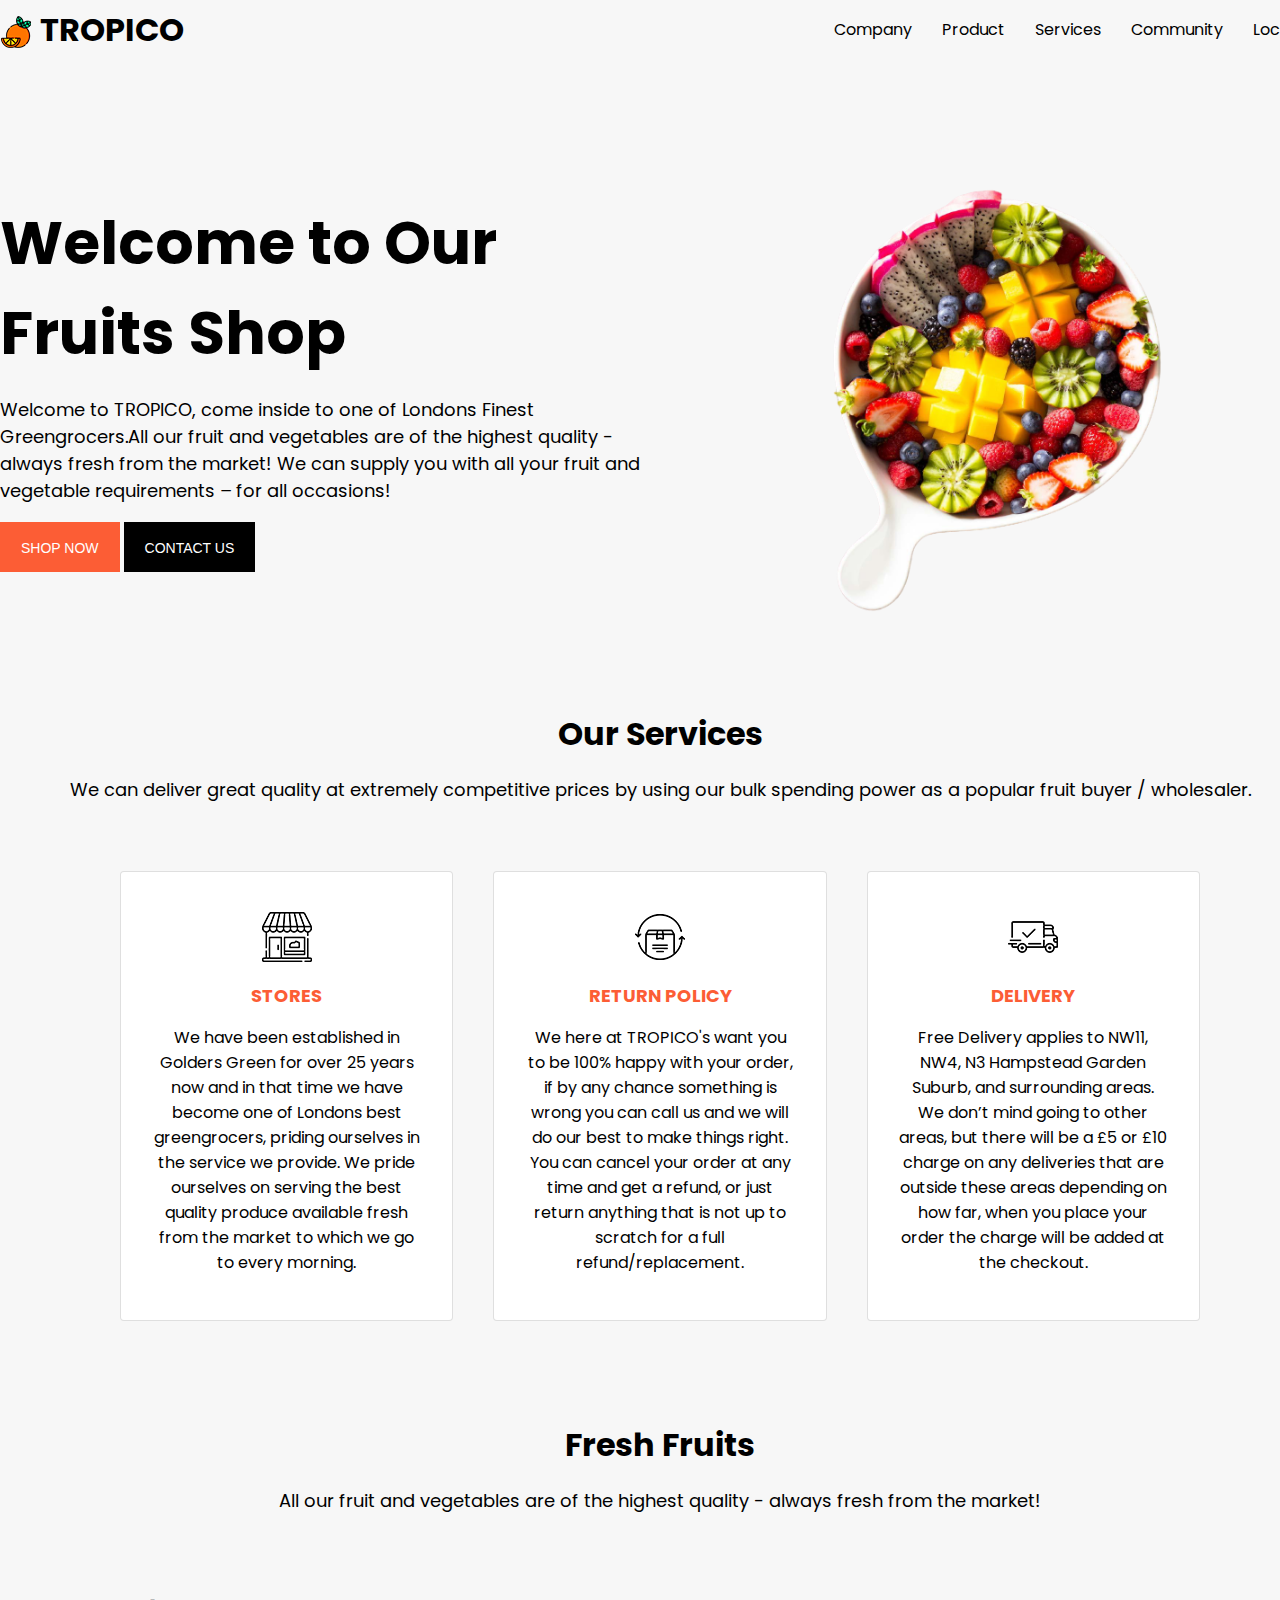
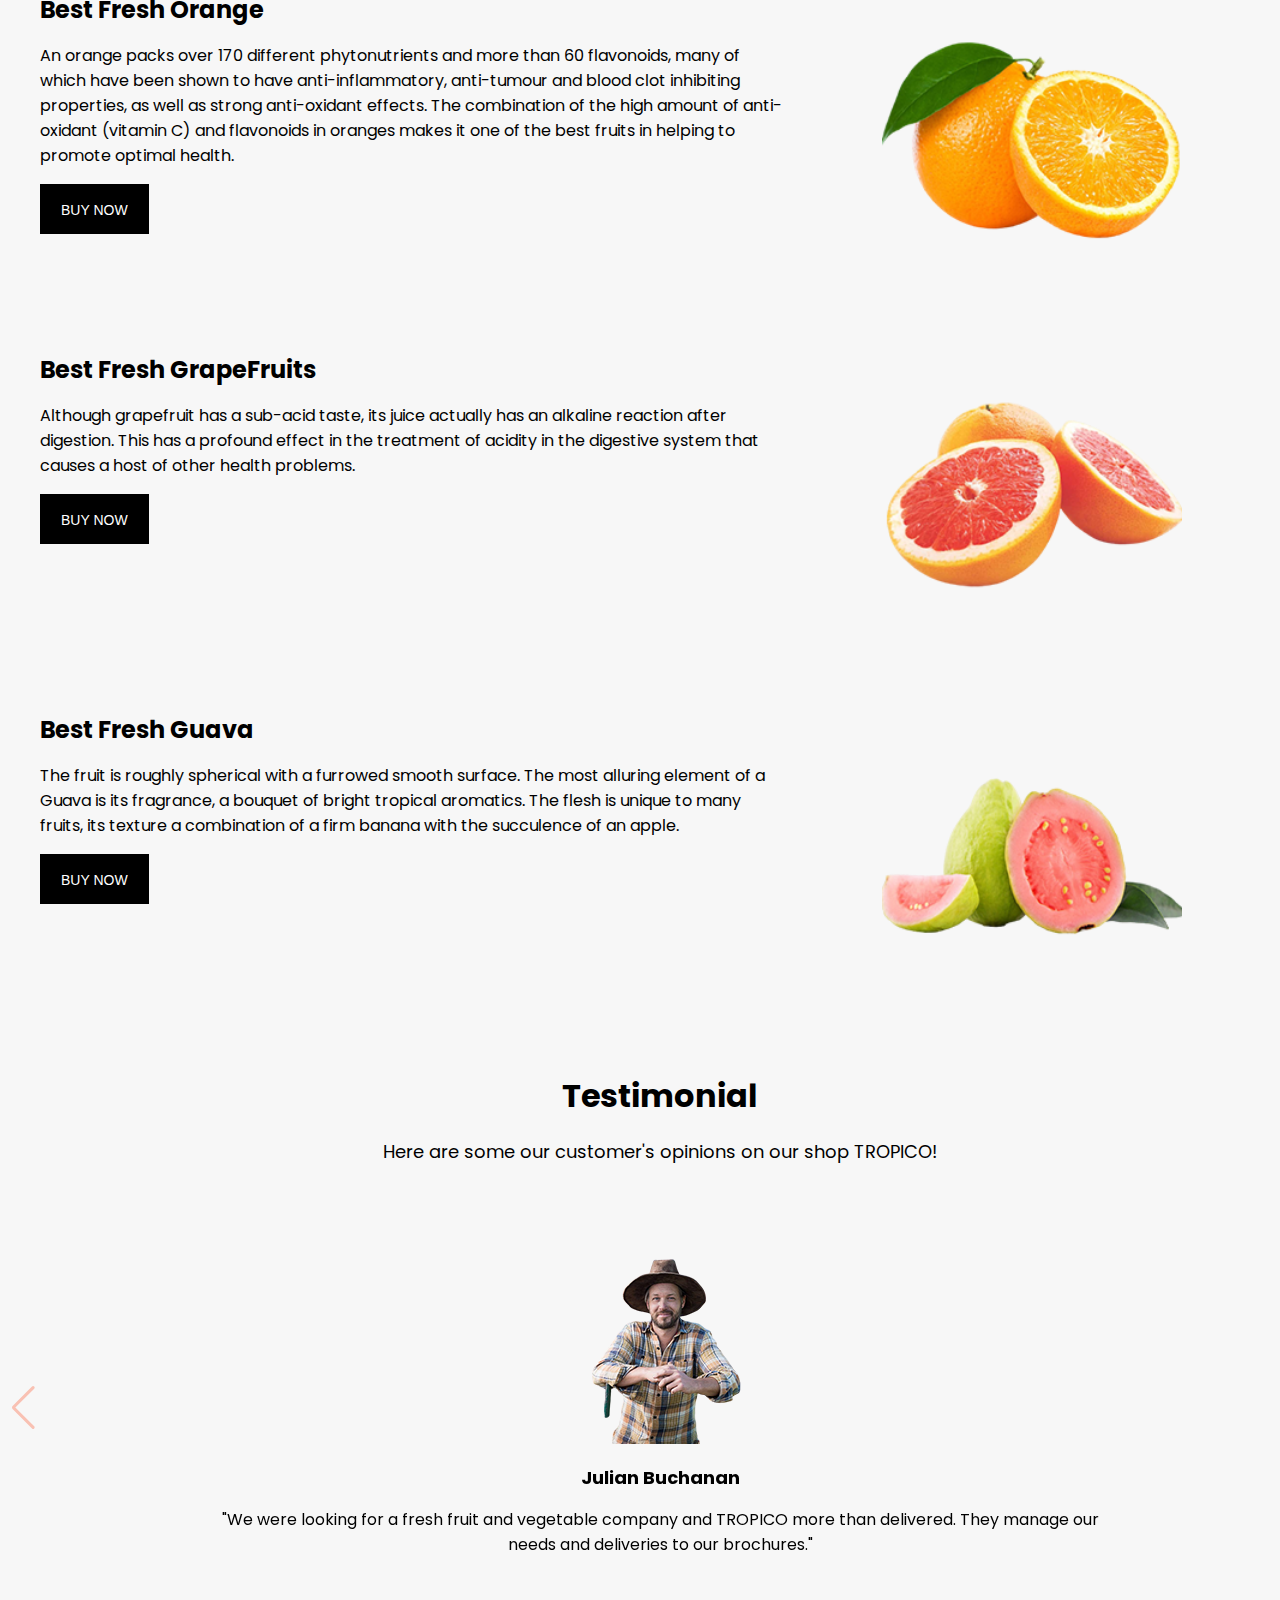
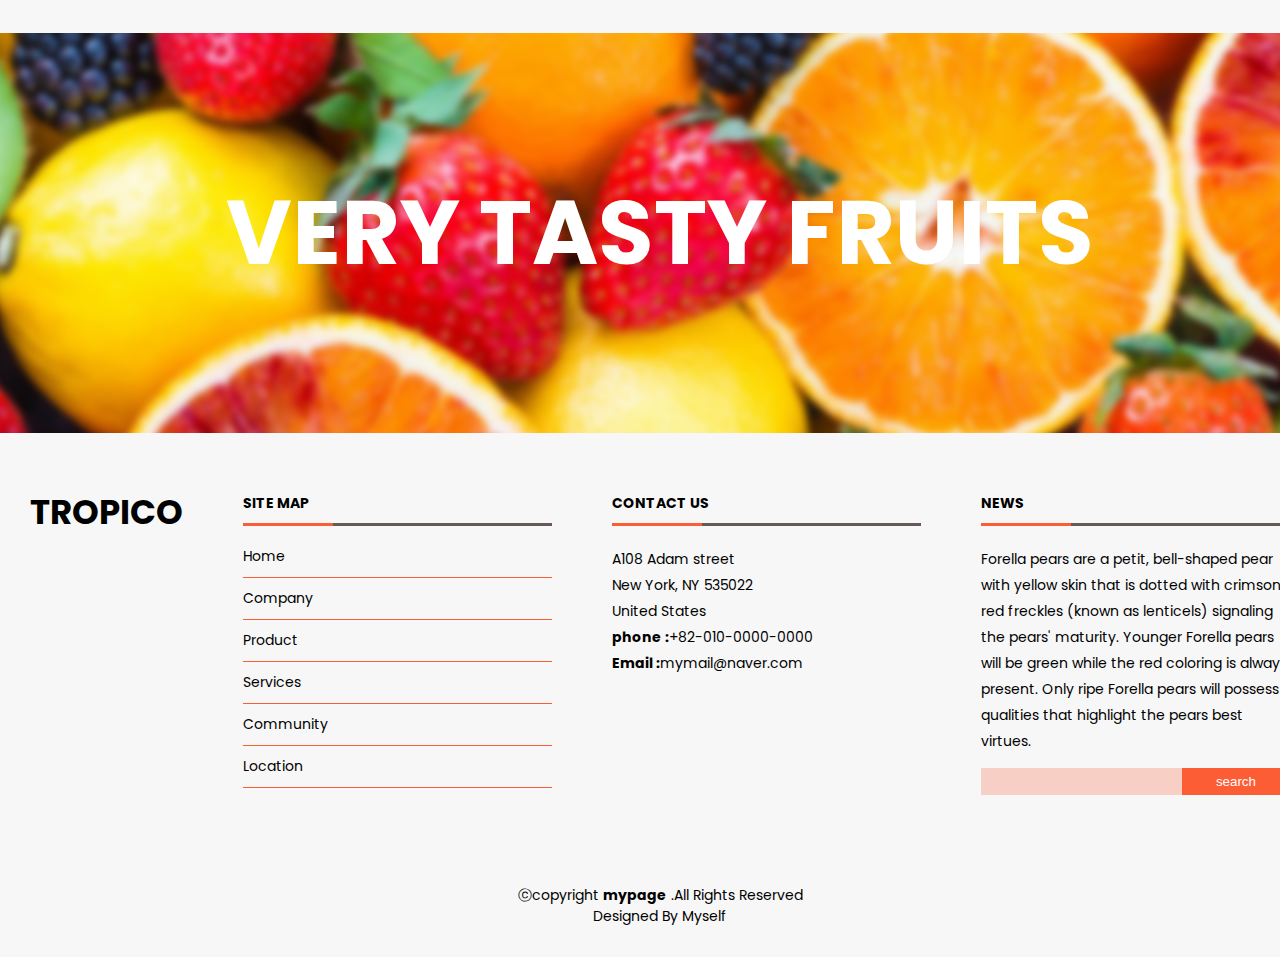
<file: index.html>
<!DOCTYPE html>
 <html lang="en">
 <head>
    <meta charset="UTF-8">
    <title>tropico</title>
    <meta name="viewport" content="width=device-width, initial-scale=1, minimum-scale=1, maximum-scale=1">
    <link rel="stylesheet" href="https://unpkg.com/swiper/swiper-bundle.min.css">
    <link rel="stylesheet" href="css/style.css">
    <script src="js/jquery.min.js"></script>
    <script src="js/common.js"></script>

     <!--[if lt IE 9]>
       <script src = "http://html5shiv.googlecode.com/svn/trunk/html5.js"></script>
     <![endif]-->
 </head>
 <body>
   <div id="wrap">
    <header id="header">
      <h1 id="top_logo"><a href="index.html">TROPICO</a></h1>
      <nav id="top_nav">
        <ul>
          <li>
            <a href="company/introduce.html">Company</a>
            <ul class="sub_menu">
              <li><a href="company/introduce.html">Introduce</a></li>
              <li><a href="company/ci.html">CI</a></li>
              <li><a href="company/history.html">History</a></li>
            </ul>
          </li>
          <li><a href="product/product.html">Product</a></li>
          <li><a href="service/service.html">Services</a></li>
          <li><a href="community/notice.html">Community</a>
            <ul class="sub_menu">
              <li><a href="community/notice.html">Notice</a></li>
              <li><a href="community/faq.html">FAQ</a></li>
            </ul>
          </li>
          <li><a href="location/location.html">Location</a></li>
        </ul>
      </nav>
    </header>
    <main>
      <!--메인배너-->
      <div class="mainbanner">
        <div class="row">
          <div class="col">
            <h1>Welcome to Our Fruits Shop</h1>
            <p>Welcome to TROPICO, come inside to one of Londons Finest Greengrocers.All our fruit and vegetables are of the highest quality - always fresh from the market!
               We can supply you with all your fruit and vegetable requirements – for all occasions!</p>
            <button class="gbtn type_a"><a href="#">shop now</a></button>
            <button class="gbtn type_b"><a href=#>contact us</a></button>
          </div>
          <div class="col"></div>
        </div>
      </div>
      <!--컨텐츠 영역-->
      <div class="container">
        <div class="content">
          <div class="inner service">
            <div class="box">
              <div class="items">
                <h3 class="title">Our Services</h3>
                <p>We can deliver great quality at extremely competitive prices by using our bulk spending power as a popular fruit buyer / wholesaler.</p>
                <div class="items">
                  <div class="flex_wrap">
                    <div class="flex_item">
                      <div class="icon"></div>
                      <h4>STORES</h4>
                      <p>We have been established in Golders Green for over 25 years now and in that time we have become one of Londons best greengrocers, priding ourselves in the service we provide.
                        We pride ourselves on serving the best quality produce available fresh from the market to which we go to every morning.</p>
                    </div>
                    <div class="flex_item">
                      <div class="icon"></div>
                      <h4>Return policy</h4>
                      <p>We here at TROPICO's want you to be 100% happy with your order, if by any chance something is wrong you can call us and we will do our best to make things right. You can cancel your order at any time and get a refund, or just return anything that is not up to scratch for a full refund/replacement.</p>
                    </div>
                    <div class="flex_item">
                      <div class="icon"></div>
                      <h4>Delivery</h4>
                      <p>Free Delivery applies to NW11, NW4, N3 Hampstead Garden Suburb, and surrounding areas.
                      We don’t mind going to other areas, but there will be a £5 or £10 charge on any deliveries that are outside these areas depending on how far, when you place your order the charge will be added at the checkout.</p>
                    </div>
                  </div>
                </div>
              </div>
            </div>
          </div>
          <div class="inner product">
            <div class="box">
              <div class="items">
                <h3 class="title">Fresh Fruits</h3>
                <p>All our fruit and vegetables are of the highest quality - always fresh from the market!</p>
                <div class="card_wrap">
                  <div class="card">
                    <div class="col">
                      <h4>Best Fresh Orange</h4>
                      <p>An orange packs over 170 different phytonutrients and more than 60 flavonoids, many of which have been shown to have anti-inflammatory, anti-tumour and blood clot inhibiting properties, as well as strong anti-oxidant effects.
                        The combination of the high amount of anti-oxidant (vitamin C) and flavonoids in oranges makes it one of the best fruits in helping to promote optimal health. </p>
                      <button class="gbtn type_b"><a href="company/introduce.html">buy now</a></button>
                    </div>
                    <div class="col"></div>
                  </div>
                  <div class="card">
                    <div class="col">
                      <h4>Best Fresh GrapeFruits</h4>
                      <p> Although grapefruit has a sub-acid taste, its juice actually has an alkaline reaction after digestion. This has a profound effect in the treatment of acidity in the digestive system that causes a host of other health problems.</p>
                      <button class="gbtn type_b"><a href="company/introduce.html">buy now</a></button>
                    </div>
                    <div class="col"></div>
                  </div>
                  <div class="card">
                    <div class="col">
                      <h4>Best Fresh Guava</h4>
                      <p>The fruit is roughly spherical with a furrowed smooth surface. The most alluring element of a Guava is its fragrance, a bouquet of bright tropical aromatics. The flesh is unique to many fruits, its texture a combination of a firm banana with the succulence of an apple.</p>
                      <button class="gbtn type_b"><a href="company/introduce.html">buy now</a></button>
                    </div>
                    <div class="col"></div>
                  </div>
                </div>
              </div>
            </div>
          </div>
          <!-- Swiper -->
          <div class="inner testi">
            <div class="box">
              <div class="items">
                <h3 class="title">Testimonial</h3>
                <p>Here are some our customer's opinions on our shop TROPICO!</p>
              </div>
            </div>
          </div>
          <div class="swiper-container">
            <div class="swiper-wrapper">
              <div class="swiper-slide">
                <div class="img"></div>
                <h4>Julian Buchanan</h4>
                <p>"We were looking for a fresh fruit and vegetable company and TROPICO more than delivered. They manage our needs and deliveries to our brochures."</p>
              </div>
              <div class="swiper-slide">
                <div class="img"></div>
                <h4>Alex White</h4>
                <p>"We saw an immediate increase in our restaurant dinners and our followers doubled in a month and our profits has increased 50% in two months!"</p>
              </div>
              <div class="swiper-slide">
                <div class="img"></div>
                <h4>Orson Carte</h4>
                <p>"They took the time to understand who we are as a company and gave us a few amazing marketing plans to choose from. We wholeheartedly recommend TROPICO to everyone we know."</p>
              </div>
              <div class="swiper-slide">
                <div class="img"></div>
                <h4>Mike Stand</h4>
                <p>"If you are looking for some fresh ingredients, you need to check out TROPICO on Main Street. They helped me find the perfect fruits and even offered a layaway!"</p>
              </div>
            </div>
            <!-- Add Pagination -->
            <div class="swiper-pagination"></div>
            <!-- Add Arrows -->
            <div class="swiper-button-next"></div>
            <div class="swiper-button-prev"></div>
          </div>
          <div class="inner fruit">
            <div class="box">
              <h3>VERY TASTY FRUITS</h3>
            </div>
          </div>
        </div>
      </div>
    </main>
    <footer id="footer">
      <div class="footer_top">
        <!-- footer 상단 영역 -->
        <div class="container">
          <div class="row">
            <div class="column footer_logo">
              <!-- footer logo -->
              <h3>TROPICO</h3>
            </div>
            <div class="column">
              <!-- site map -->
              <h4>site map</h4>
              <ul>
                <li><a href="index.html">Home</a></li>
                <li><a href="company/introduce.html">Company</a></li>
                <li><a href="product/product.html">Product</a></li>
                <li><a href="service/service.html">Services</a></li>
                <li><a href="community/notice.html">Community</a></li>
                <li><a href="location/location.html">Location</a></li>
              </ul>
            </div>
            <div class="column">
              <!-- contact us -->
              <h4>contact us</h4>
              <p>
                A108 Adam street <br>
                New York, NY 535022 <br>
                United States <br>
                <strong>phone&nbsp;:</strong><a href="tel:+82-010-0000-0000">+82-010-0000-0000</a><br>
                <strong>Email&nbsp;:</strong><a href="mailto:mymail@naver.com">mymail@naver.com</a><br>
              </p>
            </div>
            <div class="column news">
              <!-- news -->
              <h4>news</h4>
              <p>Forella pears are a petit, bell-shaped pear with yellow skin that is dotted with crimson red freckles (known as lenticels) signaling the pears' maturity. Younger Forella pears will be green while the red coloring is always present. Only ripe Forella pears will possess qualities that highlight the pears best virtues.</p>
              <form action="">
                <input type="search" name="search"><input type="submit" value="search">
              </form>
            </div>
          </div>
        </div>
      </div>
      <div class="container">
        <!-- footer 하단 영역 -->
        <div class="copyright">
          ⓒcopyright <strong>mypage</strong> .All Rights Reserved
        </div>
        <div class="credits">
          Designed By <a href="mailto:aaa@naver.com">Myself</a>
        </div>
      </div>
    </footer>
    <script src="https://unpkg.com/swiper/swiper-bundle.min.js"></script>
    <script>
      var swiper = new Swiper('.swiper-container', {
        spaceBetween: 30,
        centeredSlides: true,
        autoplay: {
          delay: 2500,
          disableOnInteraction: false,
        },
        navigation: {
          nextEl: '.swiper-button-next',
          prevEl: '.swiper-button-prev',
        },
      });
  </script>
   </div>
 </body>
 </html>
</file>
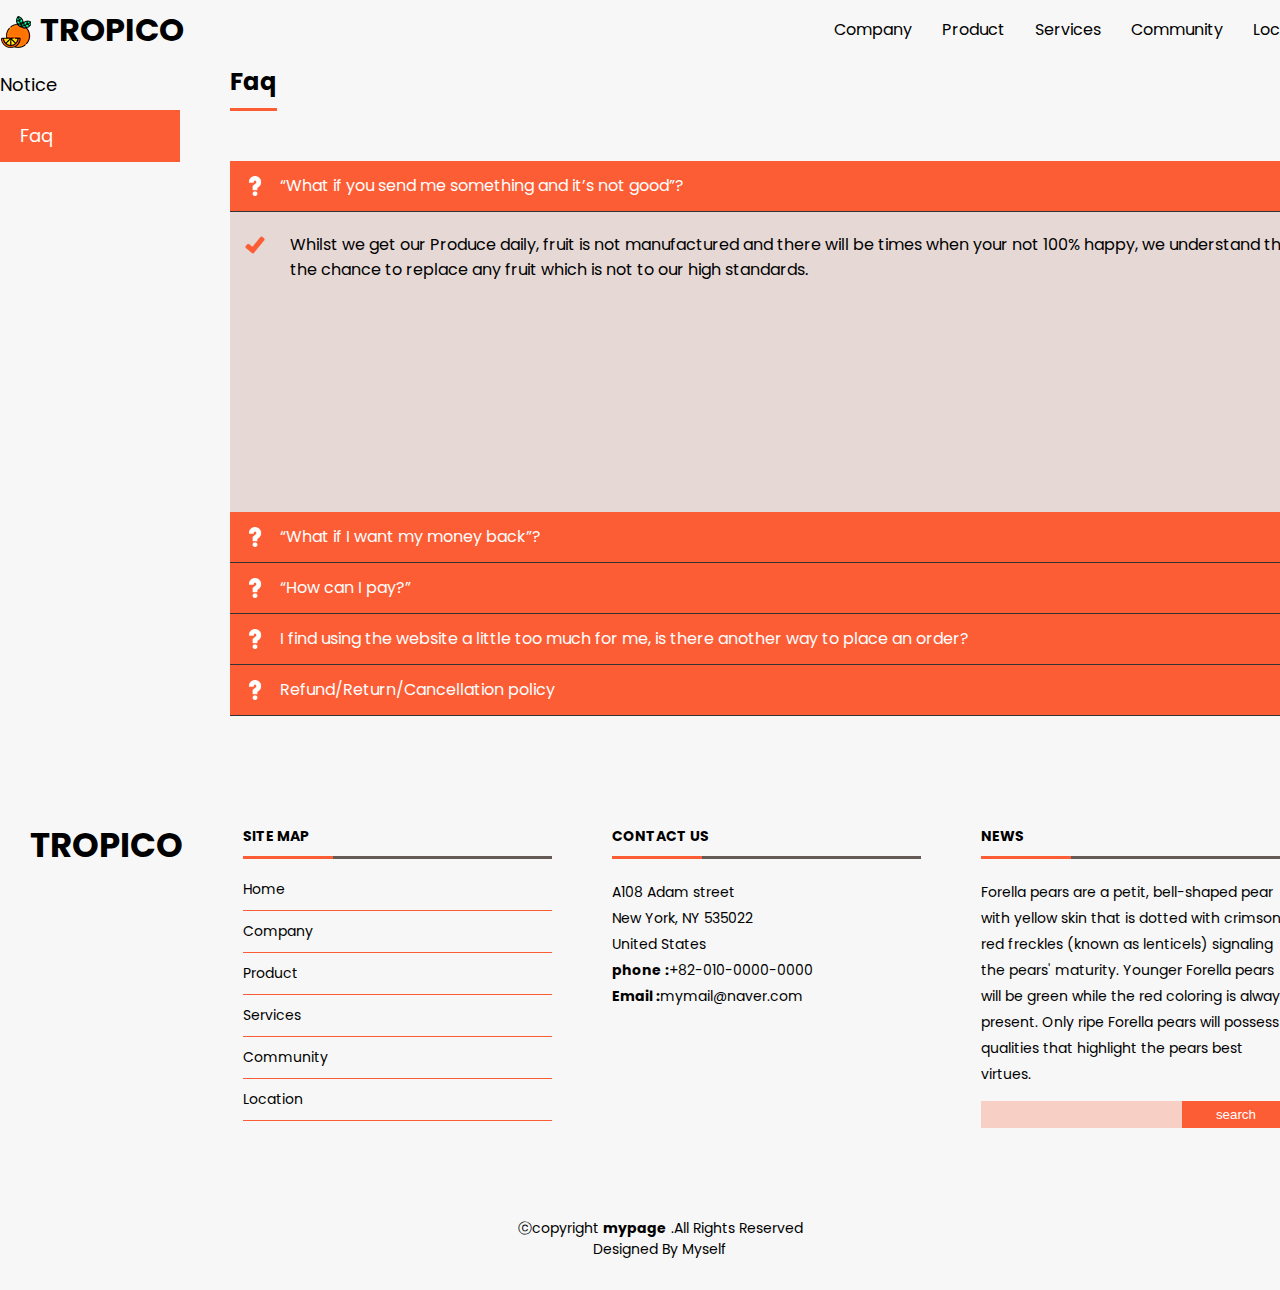
<file: community/faq.html>
<!DOCTYPE html>
<html lang="en">
<head>
   <meta charset="UTF-8">
   <title>notice</title>
   <link rel="stylesheet" href="../css/style.css">
   <script src="../js/jquery.min.js"></script>
   <script src="../js/common.js"></script>
    <!--[if lt IE 9]>
      <script src = "http://html5shiv.googlecode.com/svn/trunk/html5.js"></script>
    <![endif]-->
</head>
<body class="subpage">
  <div id="wrap">
   <header id="header">
     <h1 id="top_logo"><a href="../index.html">TROPICO</a></h1>
     <nav id="top_nav">
       <ul>
         <li><a href="../company/introduce.html">Company</a>
           <ul class="sub_menu">
             <li><a href="../company/introduce.html">Introduce</a></li>
             <li><a href="../company/ci.html">CI</a></li>
             <li><a href="../company/history.html">History</a></li>
           </ul>
         </li>
         <li><a href="../product/product.html">Product</a></li>
         <li><a href="../service/service.html">Services</a></li>
         <li><a href="../community/notice.html">Community</a>
           <ul class="sub_menu">
             <li><a href="../community/notice.html">Notice</a></li>
             <li><a href="../community/faq.html">FAQ</a></li>
           </ul>
         </li>
         <li><a href="../location/location.html">Location</a></li>
       </ul>
     </nav>
   </header>
   <main>
     <!--컨텐츠 영역-->
     <div class="container">
       <!--왼쪽메뉴-->
       <aside id="lnb">
         <ul>
           <li><a href="../community/notice.html">Notice</a></li>
           <li><a class="on" href="../community/faq.html">Faq</a></li>
         </ul>
       </aside>
       <!--컨텐츠 본문-->
       <div class="content">
         <h2 class="sub_title"><span>Faq</span></h2>
         <div class="inner faq">
           <!-- table area -->
           <dl>
              <dt><span></span>“What if you send me something and it’s not good”?</dt>
              <dd>
                <span></span>
                <p>Whilst we get our Produce daily, fruit is not manufactured and there will be times when your not 100% happy, we understand this and would like the chance to replace any fruit which is not to our high standards.</p>
              </dd>
              <dt><span></span>“What if I want my money back”?</dt>
              <dd>
                <span></span>
                <p>Please let us know and we will do our best to replace it or arrange a refund.</p>
              </dd>
              <dt><span></span>“How can I pay?”</dt>
              <dd>
                <span></span>
                <p>We would rather you DO NOT pay the driver in cash.We accept cheques or debit/credit card payments which can now be paid when you place your order.
                  We accept all major credit cards and PayPal.We have now put our banking details on the bottom of the invoice you receive so you can pay by transfer, please use your address as the ref</p>
              </dd>
              <dt><span></span>I find using the website a little too much for me, is there another way to place an order?</dt>
              <dd>
                <span></span>
                <p>Yes! We understand not everyone finds shopping online that easy, so if you would like to phone your order through to us, please do so during the hours of 7 am-12 noon on 0208-455-3330
                  You can also email the orders directly to us
                  sales@leonsfruitshop.co.uk
                  leon2arch@hotmail.com</p>
              </dd>
              <dt><span></span>Refund/Return/Cancellation policy</dt>
              <dd>
                <span></span>
                <p>We here at Leon's want you to be 100% happy with your order, if by any chance something is wrong you can call us and we will do our best to make things right. You can cancel your order at any time and get a refund, or just return anything that is not up to scratch for a full refund/replacement.</p>
              </dd>
            </dl>
         </div>
       </div>
     </div>
   </main>
   <footer id="footer">
     <div class="footer_top">
       <!-- footer 상단 영역 -->
       <div class="container">
         <div class="row">
           <div class="column footer_logo">
             <!-- footer logo -->
             <h3>TROPICO</h3>
           </div>
           <div class="column">
             <!-- site map -->
             <h4>site map</h4>
             <ul>
               <li><a href="#intro">Home</a></li>
               <li><a href="#company">Company</a></li>
               <li><a href="#product">Product</a></li>
               <li><a href="#service">Services</a></li>
               <li><a href="#community">Community</a></li>
               <li><a href="#location">Location</a></li>
             </ul>
           </div>
           <div class="column">
             <!-- contact us -->
             <h4>contact us</h4>
             <p>
               A108 Adam street <br>
               New York, NY 535022 <br>
               United States <br>
               <strong>phone&nbsp;:</strong><a href="tel:+82-010-0000-0000">+82-010-0000-0000</a><br>
               <strong>Email&nbsp;:</strong><a href="mailto:mymail@naver.com">mymail@naver.com</a><br>
             </p>
           </div>
           <div class="column news">
             <!-- news -->
             <h4>news</h4>
             <p>Forella pears are a petit, bell-shaped pear with yellow skin that is dotted with crimson red freckles (known as lenticels) signaling the pears' maturity. Younger Forella pears will be green while the red coloring is always present. Only ripe Forella pears will possess qualities that highlight the pears best virtues.</p>
             <form action="">
               <input type="search" name="search"><input type="submit" value="search">
             </form>
           </div>
         </div>
       </div>
     </div>
     <div class="container">
       <!-- footer 하단 영역 -->
       <div class="copyright">
         ⓒcopyright <strong>mypage</strong> .All Rights Reserved
       </div>
       <div class="credits">
         Designed By <a href="mailto:aaa@naver.com">Myself</a>
       </div>
     </div>
   </footer>
  </div>
</body>
</html>
</file>
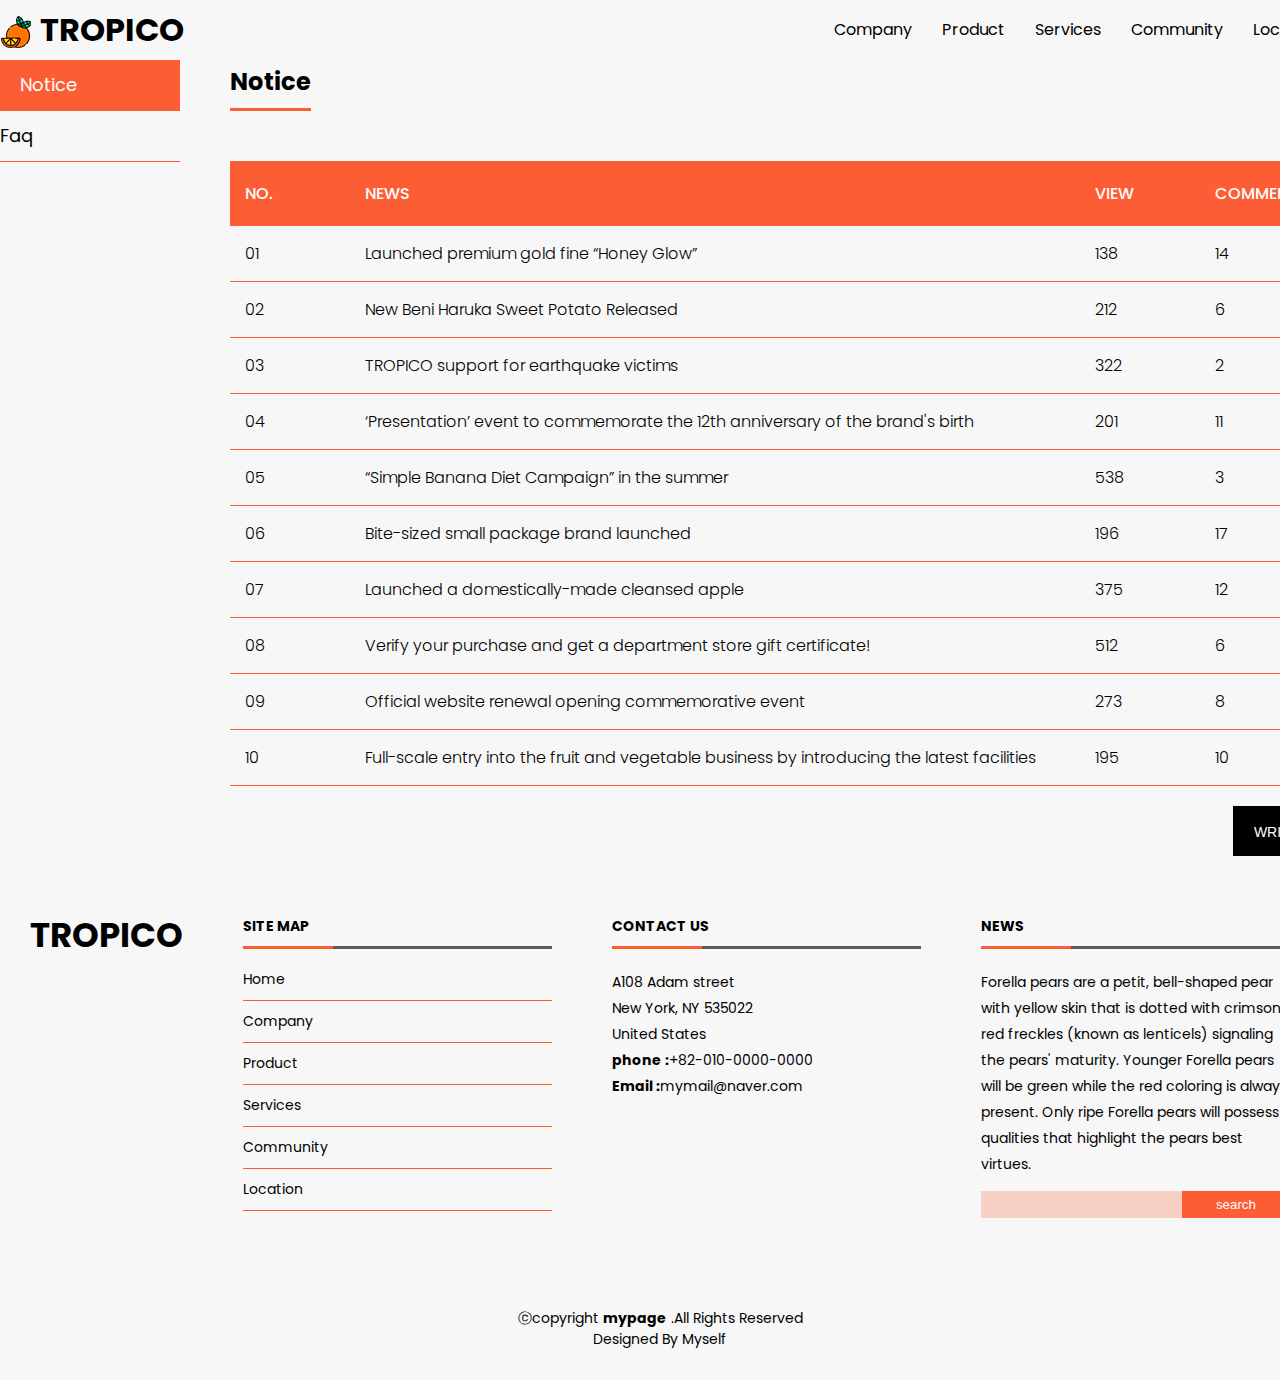
<file: community/notice.html>
<!DOCTYPE html>
 <html lang="en">
 <head>
    <meta charset="UTF-8">
    <title>notice</title>
    <link rel="stylesheet" href="../css/style.css">
    <script src="../js/jquery.min.js"></script>
    <script src="../js/common.js"></script>
     <!--[if lt IE 9]>
       <script src = "http://html5shiv.googlecode.com/svn/trunk/html5.js"></script>
     <![endif]-->
 </head>
 <body class="subpage">
   <div id="wrap">
    <header id="header">
      <h1 id="top_logo"><a href="../index.html">TROPICO</a></h1>
      <nav id="top_nav">
        <ul>
          <li><a href="../company/introduce.html">Company</a>
            <ul class="sub_menu">
              <li><a href="../company/introduce.html">Introduce</a></li>
              <li><a href="../company/ci.html">CI</a></li>
              <li><a href="../company/history.html">History</a></li>
            </ul>
          </li>
          <li><a href="../product/product.html">Product</a></li>
          <li><a href="../service/service.html">Services</a></li>
          <li><a href="../community/notice.html">Community</a>
            <ul class="sub_menu">
              <li><a href="../community/notice.html">Notice</a></li>
              <li><a href="../community/faq.html">FAQ</a></li>
            </ul>
          </li>
          <li><a href="../location/location.html">Location</a></li>
        </ul>
      </nav>
    </header>
    <main>
      <!--컨텐츠 영역-->
      <div class="container">
        <!--왼쪽메뉴-->
        <aside id="lnb">
          <ul>
            <li><a class="on" href="../community/notice.html">Notice</a></li>
            <li><a href="../community/faq.html">Faq</a></li>
          </ul>
        </aside>
        <!--컨텐츠 본문-->
        <div class="content">
          <h2 class="sub_title"><span>Notice</span></h2>
          <div class="inner">
            <!-- table area -->
            <div class="tbl_header">
              <table cellpadding="0" cellspacing="0" border="0">
                <colgroup>
                  <col style="width: 120px;">
                  <col>
                  <col style="width: 120px;">
                  <col style="width: 120px;">
                </colgroup>
                <thead>
                  <tr>
                    <th>No.</th>
                    <th>News</th>
                    <th>View</th>
                    <th>Comments</th>
                  </tr>
                </thead>
              </table>
            </div>
            <div class="tbl_content">
              <table cellpadding="0" cellspacing="0" border="0">
                <colgroup>
                  <col style="width: 120px;">
                  <col>
                  <col style="width: 120px;">
                  <col style="width: 120px;">
                </colgroup>
               <tbody>
                 <tr>
                   <td>01</td>
                   <td>Launched premium gold fine “Honey Glow”</td>
                   <td>138</td>
                   <td>14</td>
                 </tr>
                 <tr>
                   <td>02</td>
                   <td>New Beni Haruka Sweet Potato Released</td>
                   <td>212</td>
                   <td>6</td>
                 </tr>
                 <tr>
                   <td>03</td>
                   <td>TROPICO support for earthquake victims</td>
                   <td>322</td>
                   <td>2</td>
                 </tr>
                 <tr>
                   <td>04</td>
                   <td>‘Presentation’ event to commemorate the 12th anniversary of the brand's birth</td>
                   <td>201</td>
                   <td>11</td>
                 </tr>
                 <tr>
                   <td>05</td>
                   <td>“Simple Banana Diet Campaign” in the summer</td>
                   <td>538</td>
                   <td>3</td>
                 </tr>
                 <tr>
                   <td>06</td>
                   <td>Bite-sized small package brand launched</td>
                   <td>196</td>
                   <td>17</td>
                 </tr>
                 <tr>
                   <td>07</td>
                   <td>Launched a domestically-made cleansed apple</td>
                   <td>375</td>
                   <td>12</td>
                 </tr>
                 <tr>
                   <td>08</td>
                   <td>Verify your purchase and get a department store gift certificate!</td>
                   <td>512</td>
                   <td>6</td>
                 </tr>
                 <tr>
                   <td>09</td>
                   <td>Official website renewal opening commemorative event</td>
                   <td>273</td>
                   <td>8</td>
                 </tr>
                 <tr>
                   <td>10</td>
                   <td>Full-scale entry into the fruit and vegetable business by introducing the latest facilities</td>
                   <td>195</td>
                   <td>10</td>
                 </tr>
               </tbody>
              </table>
              <button class="gbtn type_b"><a href="#">Write</a></button>
            </div>
          </div>
        </div>
      </div>
    </main>
    <footer id="footer">
      <div class="footer_top">
        <!-- footer 상단 영역 -->
        <div class="container">
          <div class="row">
            <div class="column footer_logo">
              <!-- footer logo -->
              <h3>TROPICO</h3>
            </div>
            <div class="column">
              <!-- site map -->
              <h4>site map</h4>
              <ul>
                <li><a href="#intro">Home</a></li>
                <li><a href="#company">Company</a></li>
                <li><a href="#product">Product</a></li>
                <li><a href="#service">Services</a></li>
                <li><a href="#community">Community</a></li>
                <li><a href="#location">Location</a></li>
              </ul>
            </div>
            <div class="column">
              <!-- contact us -->
              <h4>contact us</h4>
              <p>
                A108 Adam street <br>
                New York, NY 535022 <br>
                United States <br>
                <strong>phone&nbsp;:</strong><a href="tel:+82-010-0000-0000">+82-010-0000-0000</a><br>
                <strong>Email&nbsp;:</strong><a href="mailto:mymail@naver.com">mymail@naver.com</a><br>
              </p>
            </div>
            <div class="column news">
              <!-- news -->
              <h4>news</h4>
              <p>Forella pears are a petit, bell-shaped pear with yellow skin that is dotted with crimson red freckles (known as lenticels) signaling the pears' maturity. Younger Forella pears will be green while the red coloring is always present. Only ripe Forella pears will possess qualities that highlight the pears best virtues.</p>
              <form action="">
                <input type="search" name="search"><input type="submit" value="search">
              </form>
            </div>
          </div>
        </div>
      </div>
      <div class="container">
        <!-- footer 하단 영역 -->
        <div class="copyright">
          ⓒcopyright <strong>mypage</strong> .All Rights Reserved
        </div>
        <div class="credits">
          Designed By <a href="mailto:aaa@naver.com">Myself</a>
        </div>
      </div>
    </footer>
   </div>
 </body>
 </html>
</file>
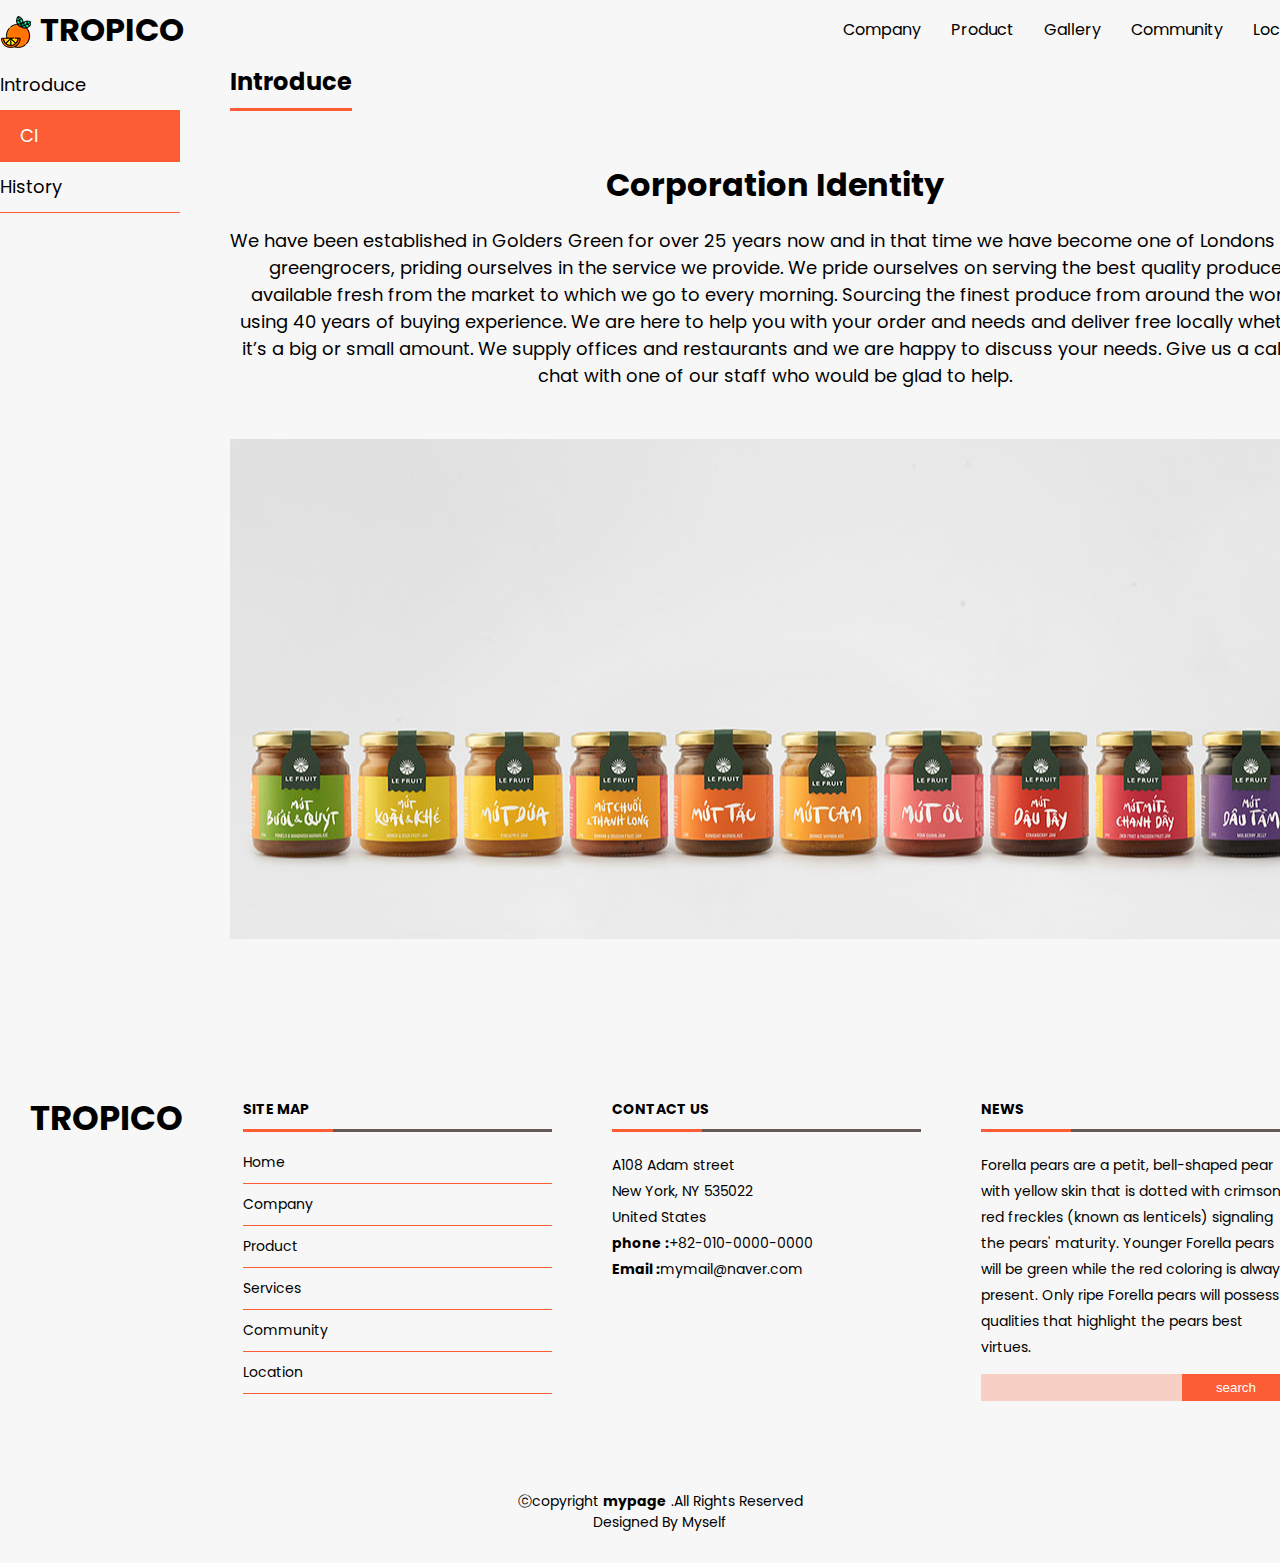
<file: company/ci.html>
<!DOCTYPE html>
 <html lang="en">
 <head>
    <meta charset="UTF-8">
    <title>ci</title>
    <link rel="stylesheet" href="../css/style.css">
    <script src="../js/jquery.min.js"></script>
    <script src="../js/common.js"></script>
     <!--[if lt IE 9]>
       <script src = "http://html5shiv.googlecode.com/svn/trunk/html5.js"></script>
     <![endif]-->
 </head>
 <body class="subpage">
   <div id="wrap">
    <header id="header">
      <h1 id="top_logo"><a href="../index.html">TROPICO</a></h1>
      <nav id="top_nav">
        <ul>
          <li><a href="../company/introduce.html">Company</a>
            <ul class="sub_menu">
              <li><a href="../company/introduce.html">Introduce</a></li>
              <li><a href="../company/ci.html">CI</a></li>
              <li><a href="../company/history.html">History</a></li>
            </ul>
          </li>
          <li><a href="../product/product.html">Product</a></li>
          <li><a href="../gallery/gallery.html">Gallery</a></li>
          <li><a href="../community/notice.html">Community</a>
            <ul class="sub_menu">
              <li><a href="../community/notice.html">Notice</a></li>
              <li><a href="../community/faq.html">FAQ</a></li>
            </ul>
          </li>
          <li><a href="../location/location.html">Location</a></li>
        </ul>
      </nav>
    </header>
    <main>
      <!--컨텐츠 영역-->
      <div class="container">
        <!--왼쪽메뉴-->
        <aside id="lnb">
          <ul>
            <li><a href="../company/introduce.html">Introduce</a></li>
            <li><a class="on" href="../company/ci.html">CI</a></li>
            <li><a href="../company/history.html">History</a></li>
          </ul>
        </aside>
        <!--컨텐츠 본문-->
        <div class="content">
          <h2 class="sub_title"><span>Introduce</span></h2>
          <div class="inner ci">
            <div class="box">
              <div class="items">
                <h3 class="title">Corporation Identity</h3>
                <p>We have been established in Golders Green for over 25 years now and in that time we have become one of Londons best greengrocers, priding ourselves in the service we provide.
                  We pride ourselves on serving the best quality produce available fresh from the market to which we go to every morning. Sourcing the finest produce from around the world using 40 years of buying experience.
                  We are here to help you with your order and needs and deliver free locally whether it’s a big or small amount. We supply offices and restaurants and we are happy to discuss your needs. Give us a call to chat with one of our staff who would be glad to help.</p>
                <div class="img"></div>
              </div>
            </div>
          </div>
        </div>
      </div>
    </main>
    <footer id="footer">
      <div class="footer_top">
        <!-- footer 상단 영역 -->
        <div class="container">
          <div class="row">
            <div class="column footer_logo">
              <!-- footer logo -->
              <h3>TROPICO</h3>
            </div>
            <div class="column">
              <!-- site map -->
              <h4>site map</h4>
              <ul>
                <li><a href="#intro">Home</a></li>
                <li><a href="#company">Company</a></li>
                <li><a href="#product">Product</a></li>
                <li><a href="#service">Services</a></li>
                <li><a href="#community">Community</a></li>
                <li><a href="#location">Location</a></li>
              </ul>
            </div>
            <div class="column">
              <!-- contact us -->
              <h4>contact us</h4>
              <p>
                A108 Adam street <br>
                New York, NY 535022 <br>
                United States <br>
                <strong>phone&nbsp;:</strong><a href="tel:+82-010-0000-0000">+82-010-0000-0000</a><br>
                <strong>Email&nbsp;:</strong><a href="mailto:mymail@naver.com">mymail@naver.com</a><br>
              </p>
            </div>
            <div class="column news">
              <!-- news -->
              <h4>news</h4>
              <p>Forella pears are a petit, bell-shaped pear with yellow skin that is dotted with crimson red freckles (known as lenticels) signaling the pears' maturity. Younger Forella pears will be green while the red coloring is always present. Only ripe Forella pears will possess qualities that highlight the pears best virtues.</p>
              <form action="">
                <input type="search" name="search"><input type="submit" value="search">
              </form>
            </div>
          </div>
        </div>
      </div>
      <div class="container">
        <!-- footer 하단 영역 -->
        <div class="copyright">
          ⓒcopyright <strong>mypage</strong> .All Rights Reserved
        </div>
        <div class="credits">
          Designed By <a href="mailto:aaa@naver.com">Myself</a>
        </div>
      </div>
    </footer>
   </div>
 </body>
 </html>
</file>
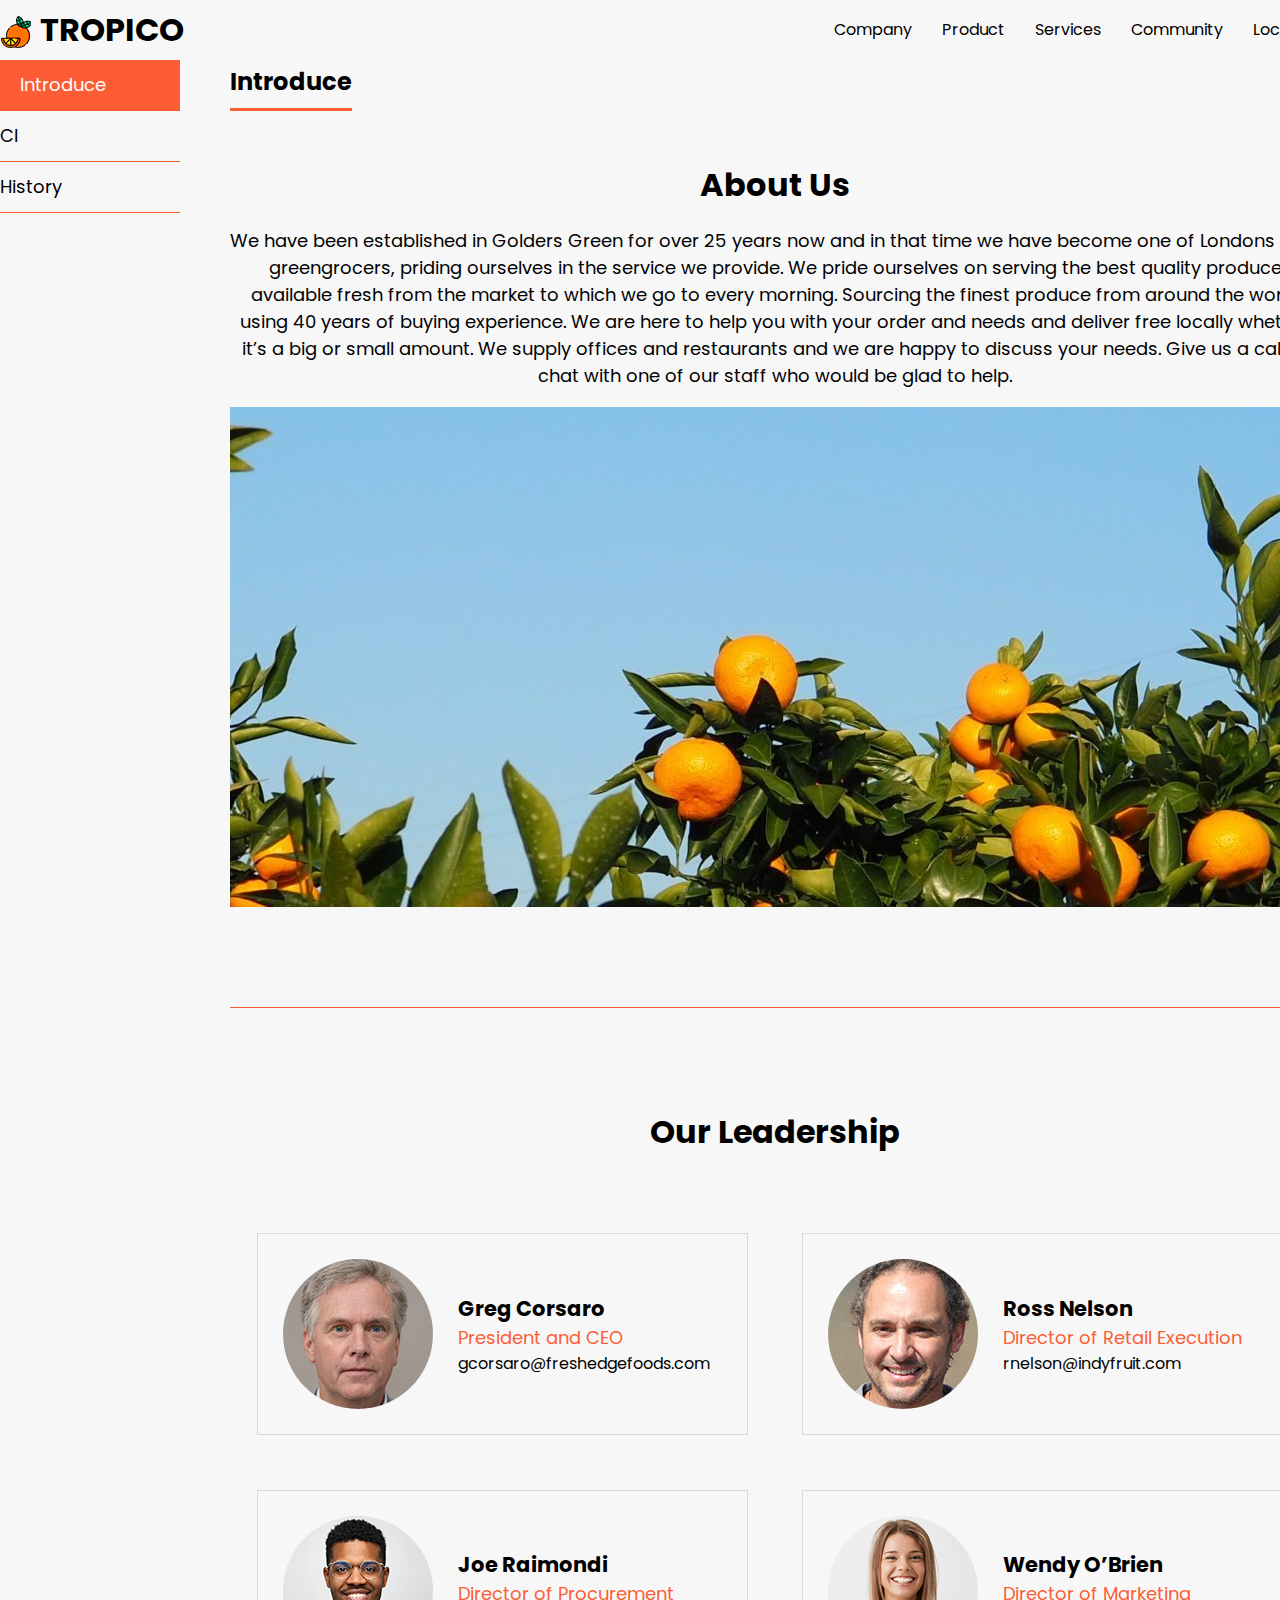
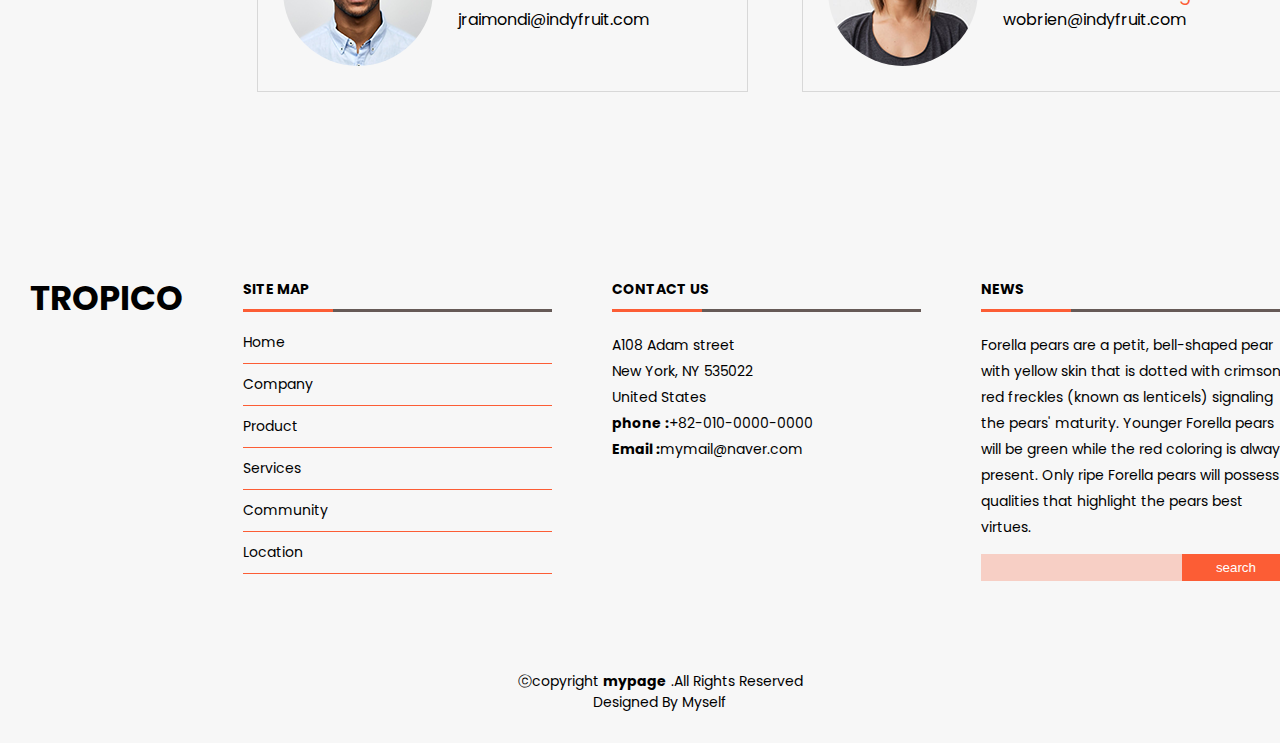
<file: company/introduce.html>
<!DOCTYPE html>
 <html lang="en">
 <head>
    <meta charset="UTF-8">
    <title>introduce</title>
    <link rel="stylesheet" href="../css/style.css">
    <script src="../js/jquery.min.js"></script>
    <script src="../js/common.js"></script>
     <!--[if lt IE 9]>
       <script src = "http://html5shiv.googlecode.com/svn/trunk/html5.js"></script>
     <![endif]-->
 </head>
 <body class="subpage">
   <div id="wrap">
    <header id="header">
      <h1 id="top_logo"><a href="../index.html">TROPICO</a></h1>
      <nav id="top_nav">
        <ul>
          <li><a href="../company/introduce.html">Company</a>
            <ul class="sub_menu">
              <li><a href="../company/introduce.html">Introduce</a></li>
              <li><a href="../company/ci.html">CI</a></li>
              <li><a href="../company/history.html">History</a></li>
            </ul>
          </li>
          <li><a href="../product/product.html">Product</a></li>
          <li><a href="../service/service.html">Services</a></li>
          <li><a href="../community/notice.html">Community</a>
            <ul class="sub_menu">
              <li><a href="../community/notice.html">Notice</a></li>
              <li><a href="../community/faq.html">FAQ</a></li>
            </ul>
          </li>
          <li><a href="../location/location.html">Location</a></li>
        </ul>
      </nav>
    </header>
    <main>
      <!--컨텐츠 영역-->
      <div class="container">
        <!--왼쪽메뉴-->
        <aside id="lnb">
          <ul>
            <li><a class="on" href="../company/introduce.html">Introduce</a></li>
            <li><a href="../company/ci.html">CI</a></li>
            <li><a href="../company/history.html">History</a></li>
          </ul>
        </aside>
        <!--컨텐츠 본문-->
        <div class="content">
          <h2 class="sub_title"><span>Introduce</span></h2>
          <div class="inner about">
            <div class="box">
              <div class="items">
                <h3 class="title">About Us</h3>
                <p>We have been established in Golders Green for over 25 years now and in that time we have become one of Londons best greengrocers, priding ourselves in the service we provide.
                  We pride ourselves on serving the best quality produce available fresh from the market to which we go to every morning. Sourcing the finest produce from around the world using 40 years of buying experience.
                  We are here to help you with your order and needs and deliver free locally whether it’s a big or small amount. We supply offices and restaurants and we are happy to discuss your needs. Give us a call to chat with one of our staff who would be glad to help.</p>
                <div class="img"></div>
              </div>
            </div>
          </div>
          <div class="inner expert">
            <div class="box">
              <div class="items">
                <h3 class="title">Our Leadership</h3>
                <div class="items">
                  <div class="flex_wrap">
                    <div class="flex_item">
                      <div class="left"></div>
                      <div class="right">
                        <h4>Greg Corsaro</h4>
                        <div class="job">President and CEO</div>
                        <div class="email">gcorsaro@freshedgefoods.com</div>
                      </div>
                    </div>
                    <div class="flex_item">
                      <div class="left"></div>
                      <div class="right">
                        <h4>Ross Nelson</h4>
                        <div class="job">Director of Retail Execution</div>
                        <div class="email">rnelson@indyfruit.com</div>
                      </div>
                    </div>
                  </div>
                  <div class="flex_wrap">
                    <div class="flex_item">
                      <div class="left"></div>
                      <div class="right">
                        <h4>Joe Raimondi</h4>
                        <div class="job">Director of Procurement</div>
                        <div class="email">jraimondi@indyfruit.com</div>
                      </div>
                    </div>
                    <div class="flex_item">
                      <div class="left"></div>
                      <div class="right">
                        <h4>Wendy O’Brien</h4>
                        <div class="job">Director of Marketing</div>
                        <div class="email">wobrien@indyfruit.com</div>
                      </div>
                    </div>
                  </div>
                </div>
              </div>
            </div>
          </div>
        </div>
      </div>
    </main>
    <footer id="footer">
      <div class="footer_top">
        <!-- footer 상단 영역 -->
        <div class="container">
          <div class="row">
            <div class="column footer_logo">
              <!-- footer logo -->
              <h3>TROPICO</h3>
            </div>
            <div class="column">
              <!-- site map -->
              <h4>site map</h4>
              <ul>
                <li><a href="#intro">Home</a></li>
                <li><a href="#company">Company</a></li>
                <li><a href="#product">Product</a></li>
                <li><a href="#service">Services</a></li>
                <li><a href="#community">Community</a></li>
                <li><a href="#location">Location</a></li>
              </ul>
            </div>
            <div class="column">
              <!-- contact us -->
              <h4>contact us</h4>
              <p>
                A108 Adam street <br>
                New York, NY 535022 <br>
                United States <br>
                <strong>phone&nbsp;:</strong><a href="tel:+82-010-0000-0000">+82-010-0000-0000</a><br>
                <strong>Email&nbsp;:</strong><a href="mailto:mymail@naver.com">mymail@naver.com</a><br>
              </p>
            </div>
            <div class="column news">
              <!-- news -->
              <h4>news</h4>
              <p>Forella pears are a petit, bell-shaped pear with yellow skin that is dotted with crimson red freckles (known as lenticels) signaling the pears' maturity. Younger Forella pears will be green while the red coloring is always present. Only ripe Forella pears will possess qualities that highlight the pears best virtues.</p>
              <form action="">
                <input type="search" name="search"><input type="submit" value="search">
              </form>
            </div>
          </div>
        </div>
      </div>
      <div class="container">
        <!-- footer 하단 영역 -->
        <div class="copyright">
          ⓒcopyright <strong>mypage</strong> .All Rights Reserved
        </div>
        <div class="credits">
          Designed By <a href="mailto:aaa@naver.com">Myself</a>
        </div>
      </div>
    </footer>
   </div>
 </body>
 </html>
</file>
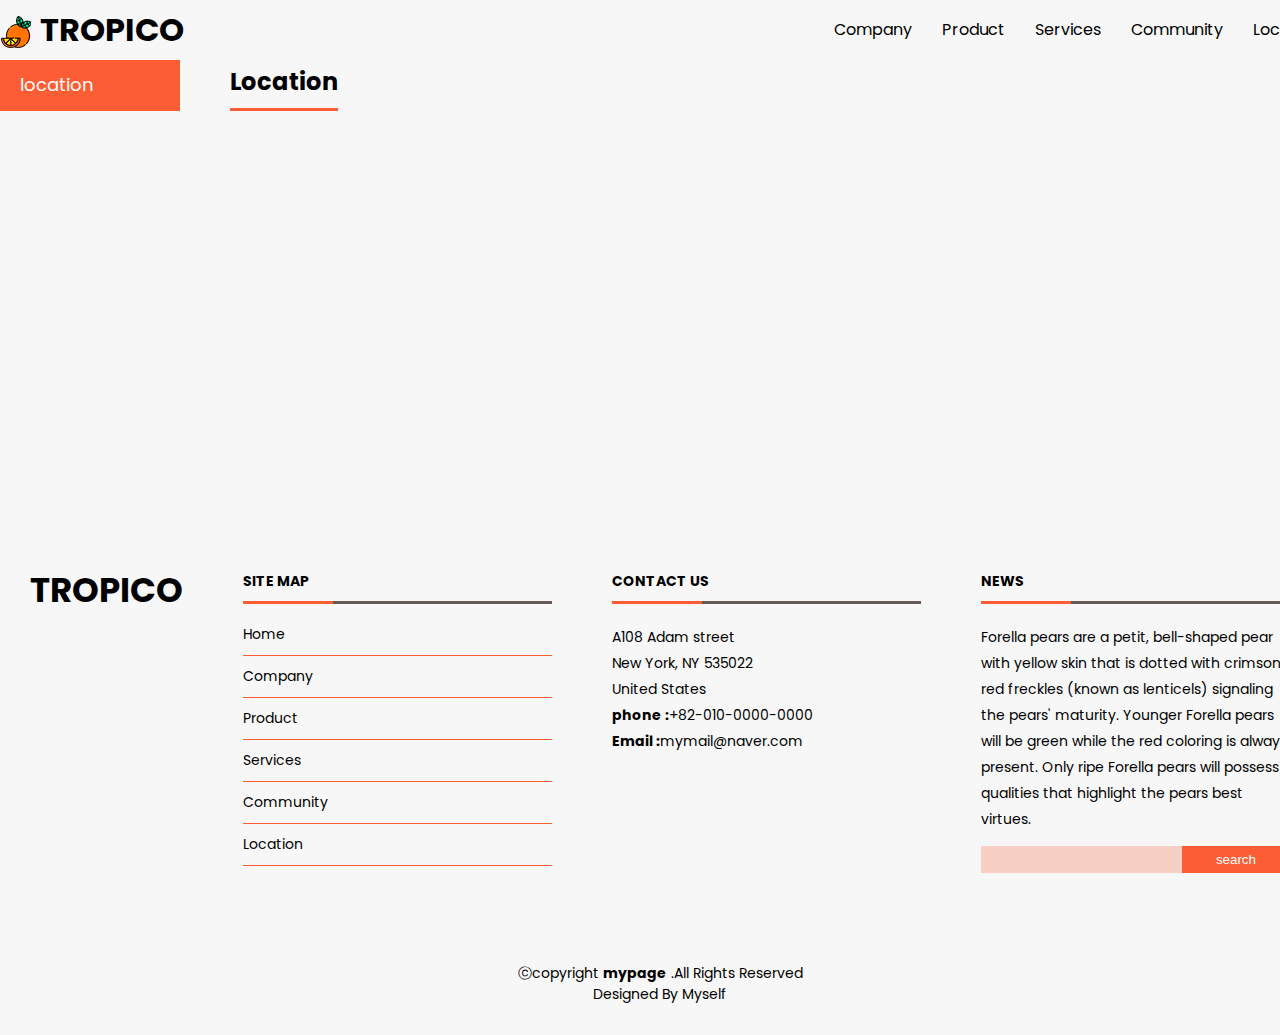
<file: location/location.html>
<!DOCTYPE html>
 <html lang="en">
 <head>
    <meta charset="UTF-8">
    <title>location</title>
    <link rel="stylesheet" href="../css/style.css">
    <script src="../js/jquery.min.js"></script>
    <script src="../js/common.js"></script>
     <!--[if lt IE 9]>
       <script src = "http://html5shiv.googlecode.com/svn/trunk/html5.js"></script>
     <![endif]-->
 </head>
 <body class="subpage">
   <div id="wrap">
    <header id="header">
      <h1 id="top_logo"><a href="../index.html">TROPICO</a></h1>
      <nav id="top_nav">
        <ul>
          <li><a href="../company/introduce.html">Company</a>
            <ul class="sub_menu">
              <li><a href="../company/introduce.html">Introduce</a></li>
              <li><a href="../company/ci.html">CI</a></li>
              <li><a href="../company/history.html">History</a></li>
            </ul>
          </li>
          <li><a href="../product/product.html">Product</a></li>
          <li><a href="../service/service.html">Services</a></li>
          <li><a href="../community/notice.html">Community</a>
            <ul class="sub_menu">
              <li><a href="../community/notice.html">Notice</a></li>
              <li><a href="../community/faq.html">FAQ</a></li>
            </ul>
          </li>
          <li><a href="../location/location.html">Location</a></li>
        </ul>
      </nav>
    </header>
    <main>
      <!--컨텐츠 영역-->
      <div class="container">
        <!--왼쪽메뉴-->
        <aside id="lnb">
          <ul>
            <li><a class="on" href="../location/location.html">location</a></li>
          </ul>
        </aside>
        <!--컨텐츠 본문-->
        <div class="content">
          <h2 class="sub_title"><span>Location</span></h2>
          <div class="inner">
            <!-- map -->
            <div id="map" style="width:1000px; height:350px; margin: 50px auto 0;"></div>
          </div>
        </div>
      </div>
    </main>
    <footer id="footer">
      <div class="footer_top">
        <!-- footer 상단 영역 -->
        <div class="container">
          <div class="row">
            <div class="column footer_logo">
              <!-- footer logo -->
              <h3>TROPICO</h3>
            </div>
            <div class="column">
              <!-- site map -->
              <h4>site map</h4>
              <ul>
                <li><a href="#intro">Home</a></li>
                <li><a href="#company">Company</a></li>
                <li><a href="#product">Product</a></li>
                <li><a href="#service">Services</a></li>
                <li><a href="#community">Community</a></li>
                <li><a href="#location">Location</a></li>
              </ul>
            </div>
            <div class="column">
              <!-- contact us -->
              <h4>contact us</h4>
              <p>
                A108 Adam street <br>
                New York, NY 535022 <br>
                United States <br>
                <strong>phone&nbsp;:</strong><a href="tel:+82-010-0000-0000">+82-010-0000-0000</a><br>
                <strong>Email&nbsp;:</strong><a href="mailto:mymail@naver.com">mymail@naver.com</a><br>
              </p>
            </div>
            <div class="column news">
              <!-- news -->
              <h4>news</h4>
              <p>Forella pears are a petit, bell-shaped pear with yellow skin that is dotted with crimson red freckles (known as lenticels) signaling the pears' maturity. Younger Forella pears will be green while the red coloring is always present. Only ripe Forella pears will possess qualities that highlight the pears best virtues.</p>
              <form action="">
                <input type="search" name="search"><input type="submit" value="search">
              </form>
            </div>
          </div>
        </div>
      </div>
      <div class="container">
        <!-- footer 하단 영역 -->
        <div class="copyright">
          ⓒcopyright <strong>mypage</strong> .All Rights Reserved
        </div>
        <div class="credits">
          Designed By <a href="mailto:aaa@naver.com">Myself</a>
        </div>
      </div>
    </footer>
   </div>
   <script type="text/javascript" src="//dapi.kakao.com/v2/maps/sdk.js?appkey=552ea6265a5d6c0723626e388ac5744c"></script>
   <script>
   var mapContainer = document.getElementById('map'), // 지도를 표시할 div
       mapOption = {
           center: new kakao.maps.LatLng(35.868521, 128.594005), // 지도의 중심좌표
           level: 3 // 지도의 확대 레벨
       };

   var map = new kakao.maps.Map(mapContainer, mapOption); // 지도를 생성합니다

   // 마커가 표시될 위치입니다
   var markerPosition  = new kakao.maps.LatLng(35.868521, 128.594005);

   // 마커를 생성합니다
   var marker = new kakao.maps.Marker({
       position: markerPosition
   });

   // 마커가 지도 위에 표시되도록 설정합니다
   marker.setMap(map);

   // 아래 코드는 지도 위의 마커를 제거하는 코드입니다
   // marker.setMap(null);
   </script>
 </body>
 </html>
</file>
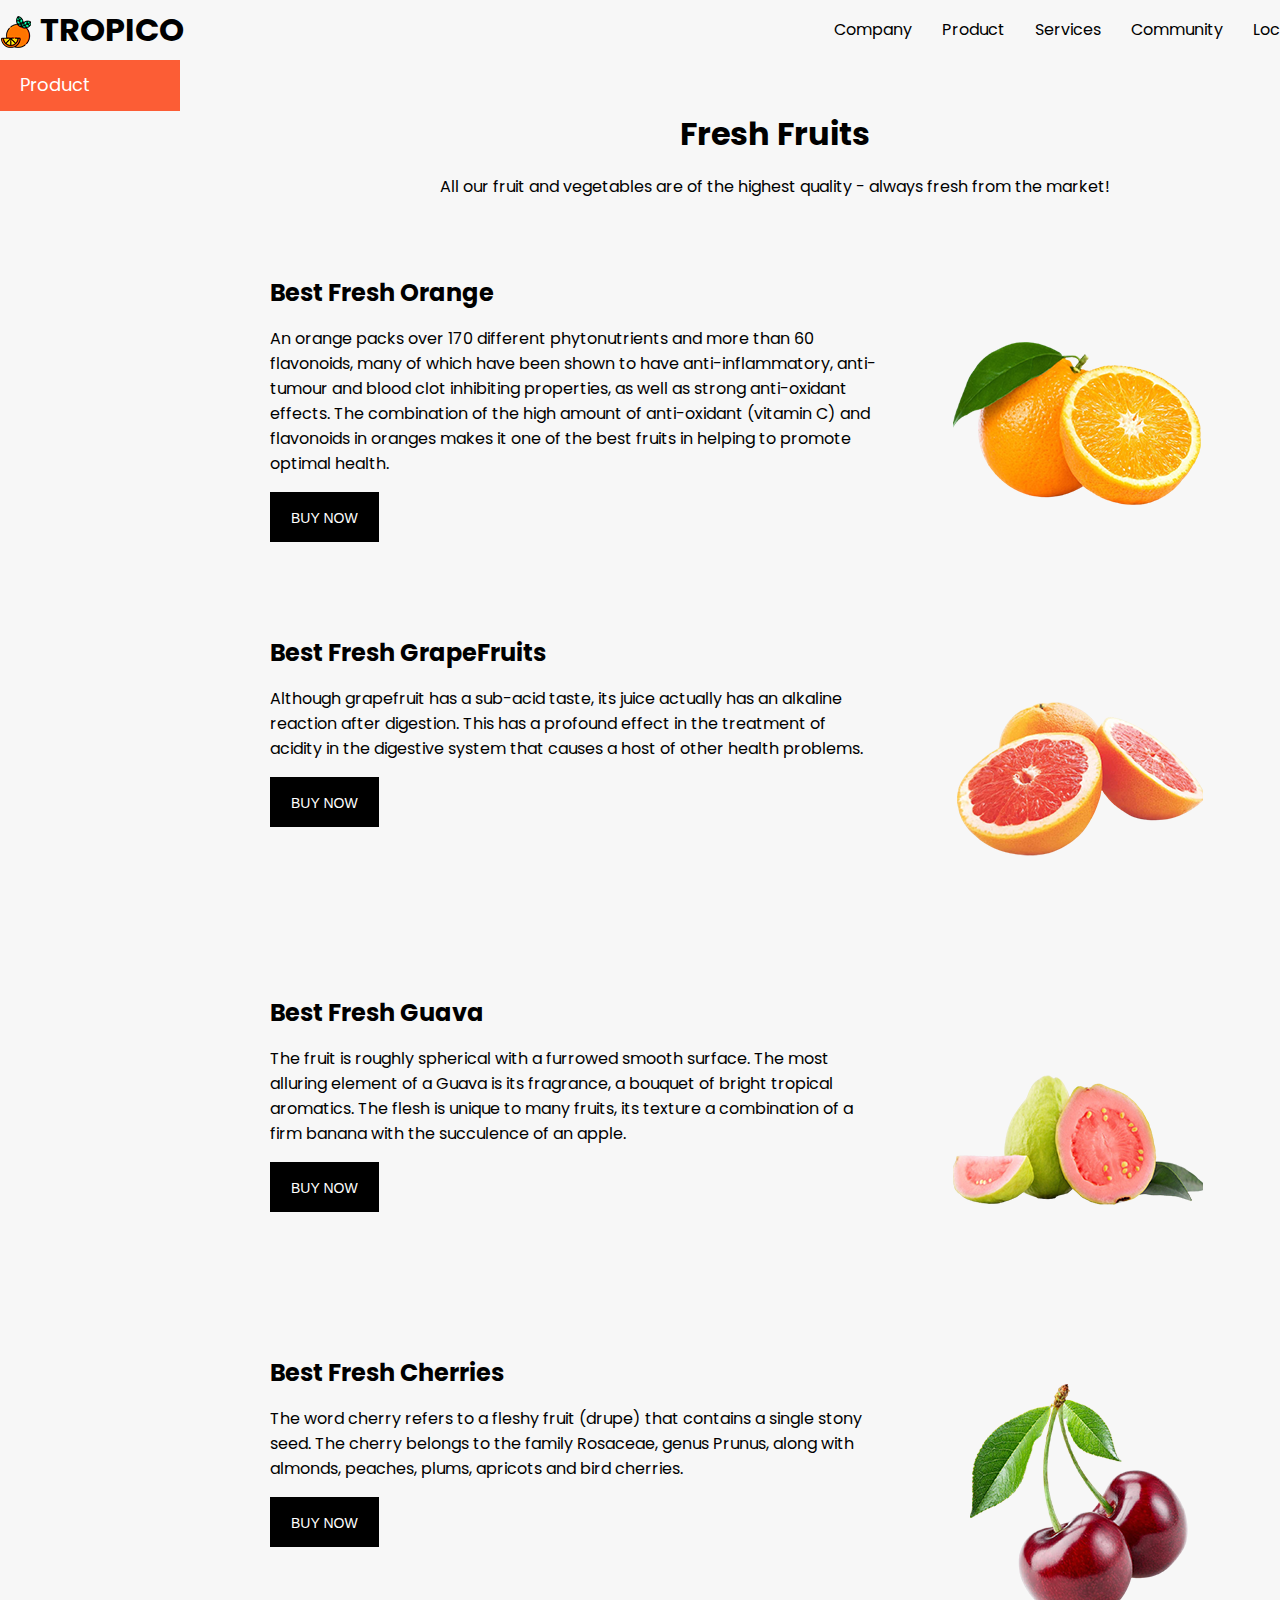
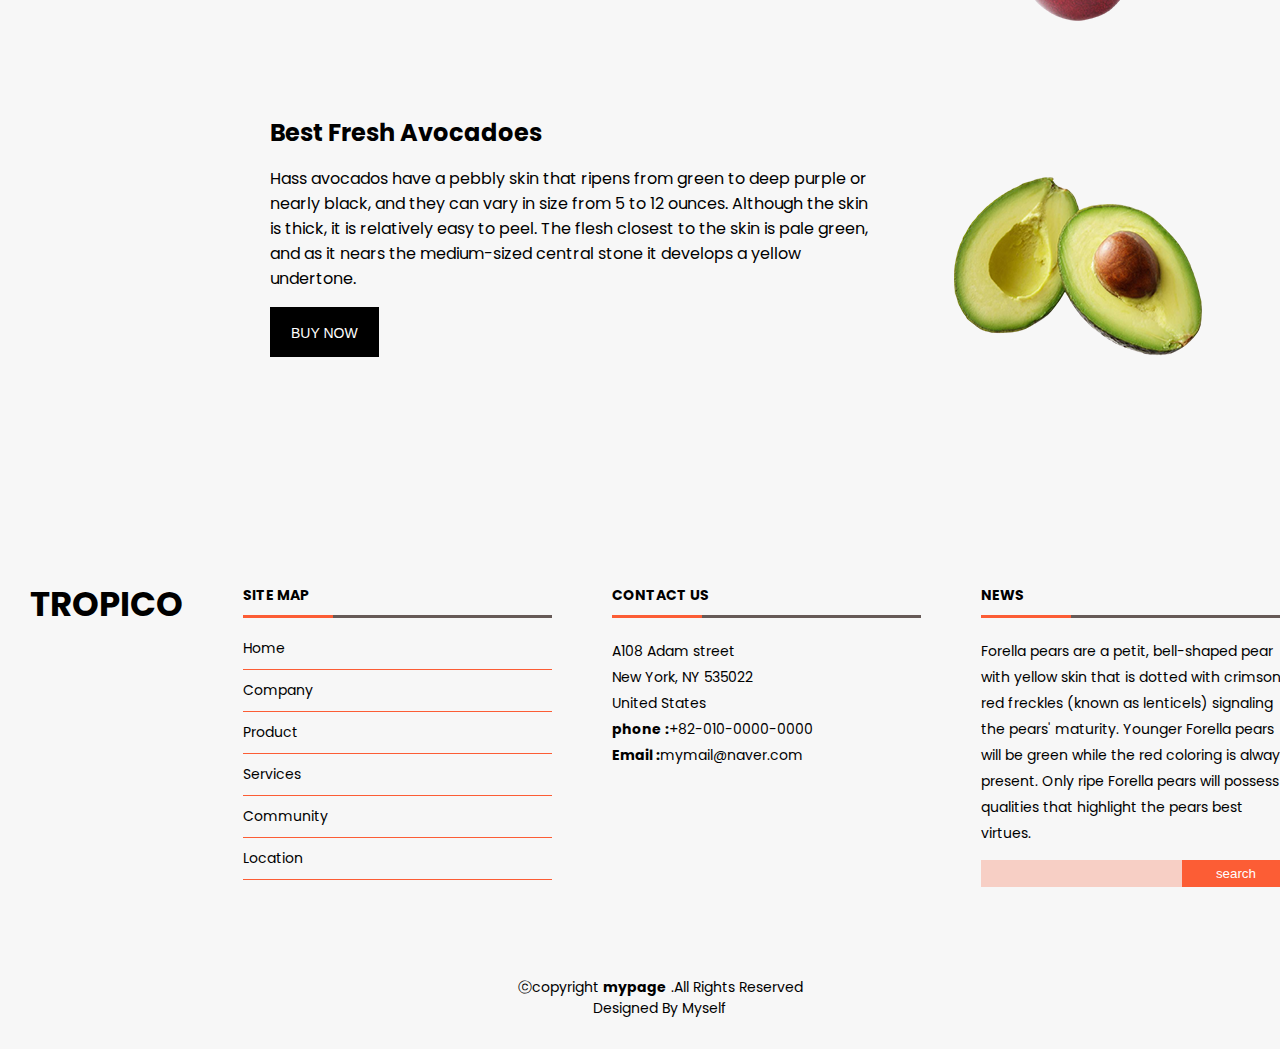
<file: product/product.html>
<!DOCTYPE html>
 <html lang="en">
 <head>
    <meta charset="UTF-8">
    <title>product</title>
    <link rel="stylesheet" href="../css/style.css">
    <script src="../js/jquery.min.js"></script>
    <script src="../js/common.js"></script>
     <!--[if lt IE 9]>
       <script src = "http://html5shiv.googlecode.com/svn/trunk/html5.js"></script>
     <![endif]-->
 </head>
 <body class="subpage">
   <div id="wrap">
    <header id="header">
      <h1 id="top_logo"><a href="../index.html">TROPICO</a></h1>
      <nav id="top_nav">
        <ul>
          <li><a href="../company/introduce.html">Company</a>
            <ul class="sub_menu">
              <li><a href="../company/introduce.html">Introduce</a></li>
              <li><a href="../company/ci.html">CI</a></li>
              <li><a href="../company/history.html">History</a></li>
            </ul>
          </li>
          <li><a href="../product/product.html">Product</a></li>
          <li><a href="../service/service.html">Services</a></li>
          <li><a href="../community/notice.html">Community</a>
            <ul class="sub_menu">
              <li><a href="../community/notice.html">Notice</a></li>
              <li><a href="../community/faq.html">FAQ</a></li>
            </ul>
          </li>
          <li><a href="../location/location.html">Location</a></li>
        </ul>
      </nav>
    </header>
    <main>
      <!--컨텐츠 영역-->
      <div class="container">
        <!--왼쪽메뉴-->
        <aside id="lnb">
          <ul>
            <li><a class="on" href="../product/product.html">Product</a></li>
          </ul>
        </aside>
        <!--컨텐츠 본문-->
        <div class="inner product">
          <div class="box">
            <div class="items">
              <h3 class="title">Fresh Fruits</h3>
              <p>All our fruit and vegetables are of the highest quality - always fresh from the market!</p>
              <div class="card_wrap">
                <div class="card">
                  <div class="col">
                    <h4>Best Fresh Orange</h4>
                    <p>An orange packs over 170 different phytonutrients and more than 60 flavonoids, many of which have been shown to have anti-inflammatory, anti-tumour and blood clot inhibiting properties, as well as strong anti-oxidant effects.
                      The combination of the high amount of anti-oxidant (vitamin C) and flavonoids in oranges makes it one of the best fruits in helping to promote optimal health. </p>
                    <button class="gbtn type_b"><a href="../company/introduce.html">buy now</a></button>
                  </div>
                  <div class="col"></div>
                </div>
                <div class="card">
                  <div class="col">
                    <h4>Best Fresh GrapeFruits</h4>
                    <p> Although grapefruit has a sub-acid taste, its juice actually has an alkaline reaction after digestion. This has a profound effect in the treatment of acidity in the digestive system that causes a host of other health problems.</p>
                    <button class="gbtn type_b"><a href="../company/introduce.html">buy now</a></button>
                  </div>
                  <div class="col"></div>
                </div>
                <div class="card">
                  <div class="col">
                    <h4>Best Fresh Guava</h4>
                    <p>The fruit is roughly spherical with a furrowed smooth surface. The most alluring element of a Guava is its fragrance, a bouquet of bright tropical aromatics. The flesh is unique to many fruits, its texture a combination of a firm banana with the succulence of an apple.</p>
                    <button class="gbtn type_b"><a href="../company/introduce.html">buy now</a></button>
                  </div>
                  <div class="col"></div>
                </div>
                <div class="card">
                  <div class="col">
                    <h4>Best Fresh Cherries</h4>
                    <p>The word cherry refers to a fleshy fruit (drupe) that contains a single stony seed. The cherry belongs to the family Rosaceae, genus Prunus, along with almonds, peaches, plums, apricots and bird cherries.</p>
                    <button class="gbtn type_b"><a href="../company/introduce.html">buy now</a></button>
                  </div>
                  <div class="col"></div>
                </div>
                <div class="card">
                  <div class="col">
                    <h4>Best Fresh Avocadoes</h4>
                    <p>Hass avocados have a pebbly skin that ripens from green to deep purple or nearly black, and they can vary in size from 5 to 12 ounces. Although the skin is thick, it is relatively easy to peel. The flesh closest to the skin is pale green, and as it nears the medium-sized central stone it develops a yellow undertone.</p>
                    <button class="gbtn type_b"><a href="../company/introduce.html">buy now</a></button>
                  </div>
                  <div class="col"></div>
                </div>
              </div>
            </div>
          </div>
        </div>

      </div>
    </main>
    <footer id="footer">
      <div class="footer_top">
        <!-- footer 상단 영역 -->
        <div class="container">
          <div class="row">
            <div class="column footer_logo">
              <!-- footer logo -->
              <h3>TROPICO</h3>
            </div>
            <div class="column">
              <!-- site map -->
              <h4>site map</h4>
              <ul>
                <li><a href="#intro">Home</a></li>
                <li><a href="#company">Company</a></li>
                <li><a href="#product">Product</a></li>
                <li><a href="#service">Services</a></li>
                <li><a href="#community">Community</a></li>
                <li><a href="#location">Location</a></li>
              </ul>
            </div>
            <div class="column">
              <!-- contact us -->
              <h4>contact us</h4>
              <p>
                A108 Adam street <br>
                New York, NY 535022 <br>
                United States <br>
                <strong>phone&nbsp;:</strong><a href="tel:+82-010-0000-0000">+82-010-0000-0000</a><br>
                <strong>Email&nbsp;:</strong><a href="mailto:mymail@naver.com">mymail@naver.com</a><br>
              </p>
            </div>
            <div class="column news">
              <!-- news -->
              <h4>news</h4>
              <p>Forella pears are a petit, bell-shaped pear with yellow skin that is dotted with crimson red freckles (known as lenticels) signaling the pears' maturity. Younger Forella pears will be green while the red coloring is always present. Only ripe Forella pears will possess qualities that highlight the pears best virtues.</p>
              <form action="">
                <input type="search" name="search"><input type="submit" value="search">
              </form>
            </div>
          </div>
        </div>
      </div>
      <div class="container">
        <!-- footer 하단 영역 -->
        <div class="copyright">
          ⓒcopyright <strong>mypage</strong> .All Rights Reserved
        </div>
        <div class="credits">
          Designed By <a href="mailto:aaa@naver.com">Myself</a>
        </div>
      </div>
    </footer>
   </div>
 </body>
 </html>
</file>
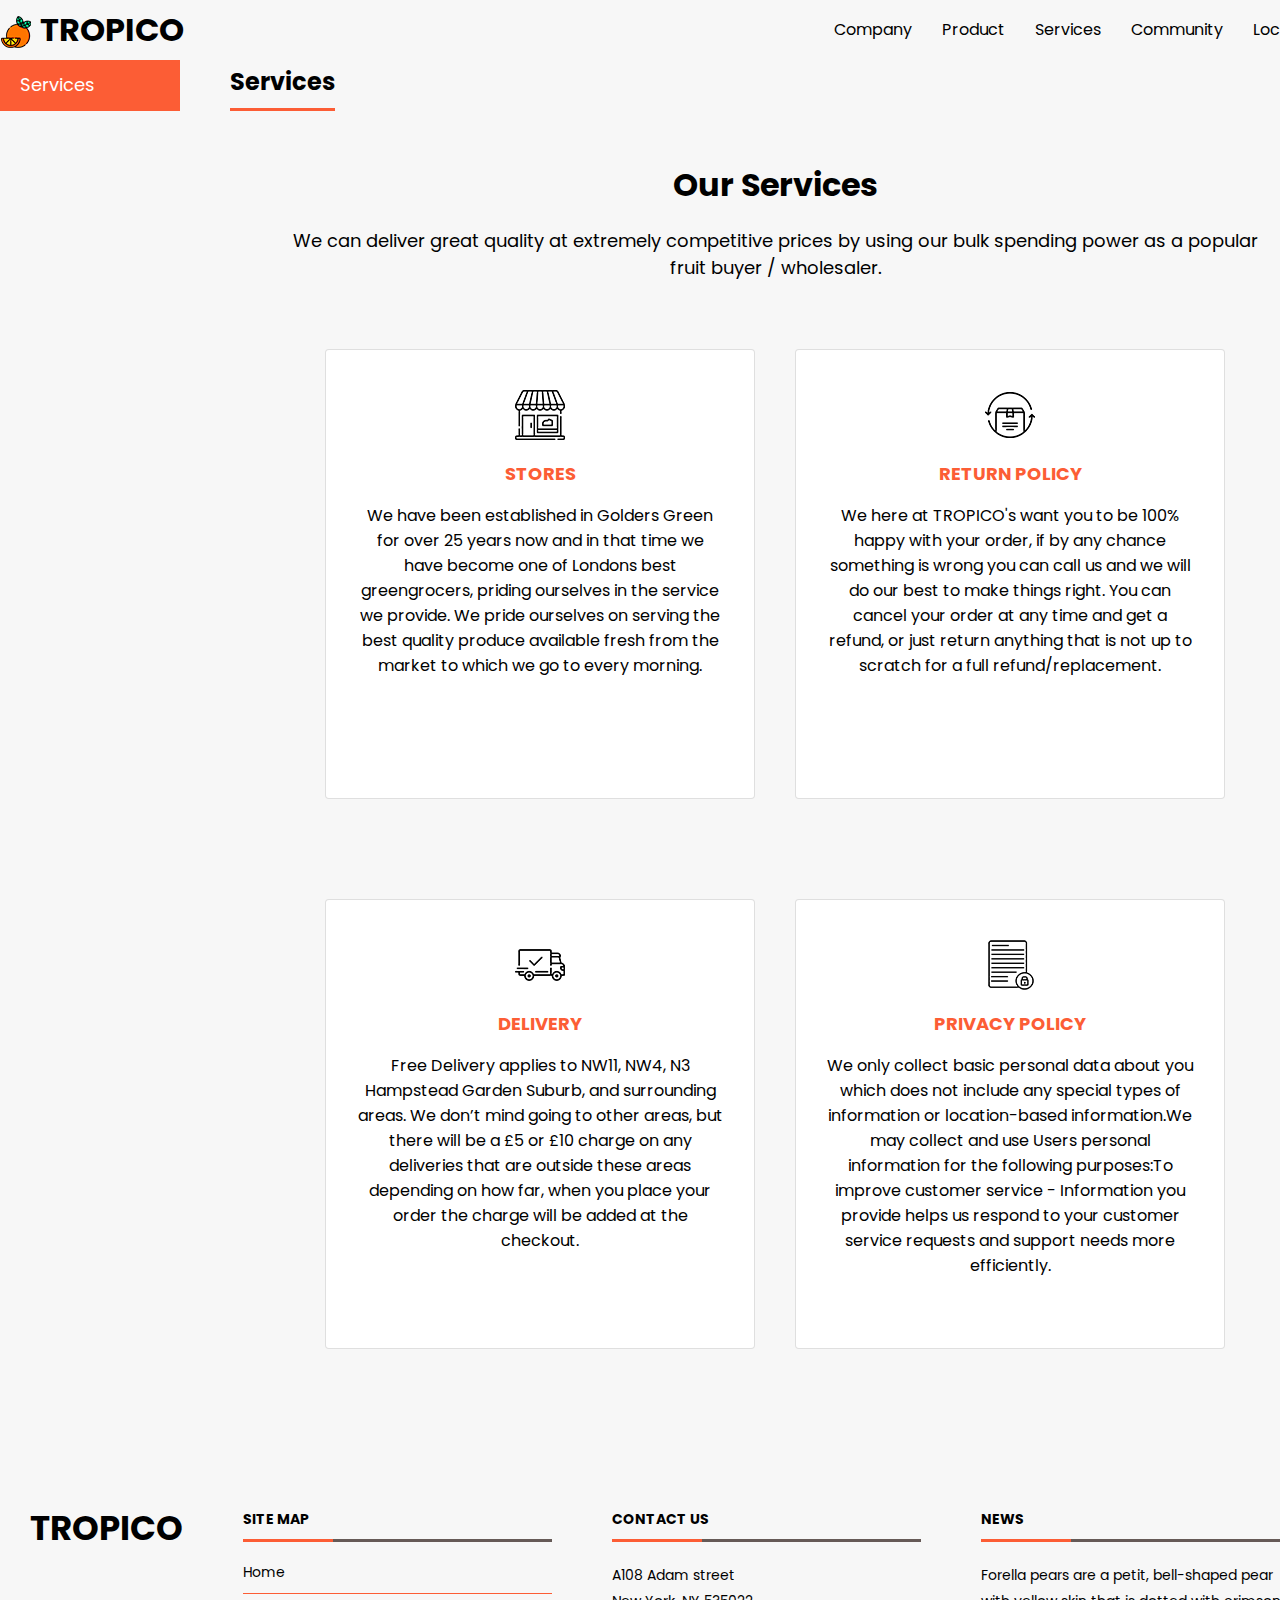
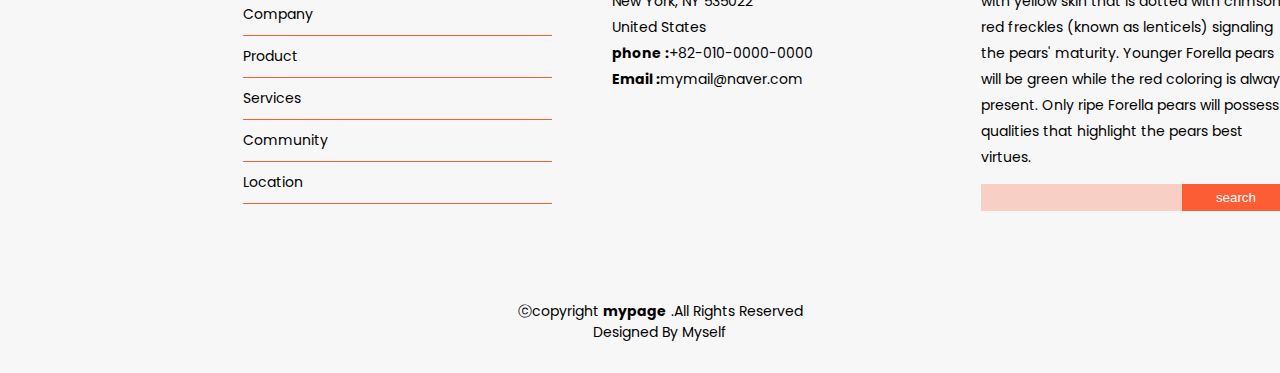
<file: service/service.html>
<!DOCTYPE html>
 <html lang="en">
 <head>
    <meta charset="UTF-8">
    <title>service</title>
    <link rel="stylesheet" href="../css/style.css">
    <script src="../js/jquery.min.js"></script>
    <script src="../js/common.js"></script>
     <!--[if lt IE 9]>
       <script src = "http://html5shiv.googlecode.com/svn/trunk/html5.js"></script>
     <![endif]-->
 </head>
 <body class="subpage">
   <div id="wrap">
    <header id="header">
      <h1 id="top_logo"><a href="../index.html">TROPICO</a></h1>
      <nav id="top_nav">
        <ul>
          <li><a href="../company/introduce.html">Company</a>
            <ul class="sub_menu">
              <li><a href="../company/introduce.html">Introduce</a></li>
              <li><a href="../company/ci.html">CI</a></li>
              <li><a href="../company/history.html">History</a></li>
            </ul>
          </li>
          <li><a href="../product/product.html">Product</a></li>
          <li><a href="../service/service.html">Services</a></li>
          <li><a href="../community/notice.html">Community</a>
            <ul class="sub_menu">
              <li><a href="../community/notice.html">Notice</a></li>
              <li><a href="../community/faq.html">FAQ</a></li>
            </ul>
          </li>
          <li><a href="../location/location.html">Location</a></li>
        </ul>
      </nav>
    </header>
    <main>
      <!--컨텐츠 영역-->
      <div class="container">
        <!--왼쪽메뉴-->
        <aside id="lnb">
          <ul>
            <li><a class="on" href="../service/service.html">Services</a></li>
          </ul>
        </aside>
        <!--컨텐츠 본문-->
        <div class="content">
          <h2 class="sub_title"><span>Services</span></h2>
          <div class="inner service">
            <div class="box">
              <div class="items">
                <h3 class="title">Our Services</h3>
                <p>We can deliver great quality at extremely competitive prices by using our bulk spending power as a popular fruit buyer / wholesaler.</p>
                <div class="items">
                  <div class="flex_wrap">
                    <div class="flex_item">
                      <div class="icon"></div>
                      <h4>STORES</h4>
                      <p>We have been established in Golders Green for over 25 years now and in that time we have become one of Londons best greengrocers, priding ourselves in the service we provide.
                        We pride ourselves on serving the best quality produce available fresh from the market to which we go to every morning.</p>
                    </div>
                    <div class="flex_item">
                      <div class="icon"></div>
                      <h4>Return policy</h4>
                      <p>We here at TROPICO's want you to be 100% happy with your order, if by any chance something is wrong you can call us and we will do our best to make things right. You can cancel your order at any time and get a refund, or just return anything that is not up to scratch for a full refund/replacement.</p>
                    </div>
                  </div>
                </div>
                <div class="items">
                  <div class="flex_wrap">
                    <div class="flex_item">
                      <div class="icon"></div>
                      <h4>Delivery</h4>
                      <p>Free Delivery applies to NW11, NW4, N3 Hampstead Garden Suburb, and surrounding areas.
                      We don’t mind going to other areas, but there will be a £5 or £10 charge on any deliveries that are outside these areas depending on how far, when you place your order the charge will be added at the checkout.</p>
                    </div>
                    <div class="flex_item">
                      <div class="icon"></div>
                      <h4>Privacy Policy</h4>
                      <p>We only collect basic personal data about you which does not include any special types of information or location-based information.We may collect and use Users personal information for the following purposes:To improve customer service - Information you provide helps us respond to your customer service requests and support needs more efficiently.</p>
                    </div>
                  </div>
                </div>
              </div>
            </div>
          </div>
        </div>
      </div>
    </main>
    <footer id="footer">
      <div class="footer_top">
        <!-- footer 상단 영역 -->
        <div class="container">
          <div class="row">
            <div class="column footer_logo">
              <!-- footer logo -->
              <h3>TROPICO</h3>
            </div>
            <div class="column">
              <!-- site map -->
              <h4>site map</h4>
              <ul>
                <li><a href="#intro">Home</a></li>
                <li><a href="#company">Company</a></li>
                <li><a href="#product">Product</a></li>
                <li><a href="#service">Services</a></li>
                <li><a href="#community">Community</a></li>
                <li><a href="#location">Location</a></li>
              </ul>
            </div>
            <div class="column">
              <!-- contact us -->
              <h4>contact us</h4>
              <p>
                A108 Adam street <br>
                New York, NY 535022 <br>
                United States <br>
                <strong>phone&nbsp;:</strong><a href="tel:+82-010-0000-0000">+82-010-0000-0000</a><br>
                <strong>Email&nbsp;:</strong><a href="mailto:mymail@naver.com">mymail@naver.com</a><br>
              </p>
            </div>
            <div class="column news">
              <!-- news -->
              <h4>news</h4>
              <p>Forella pears are a petit, bell-shaped pear with yellow skin that is dotted with crimson red freckles (known as lenticels) signaling the pears' maturity. Younger Forella pears will be green while the red coloring is always present. Only ripe Forella pears will possess qualities that highlight the pears best virtues.</p>
              <form action="">
                <input type="search" name="search"><input type="submit" value="search">
              </form>
            </div>
          </div>
        </div>
      </div>
      <div class="container">
        <!-- footer 하단 영역 -->
        <div class="copyright">
          ⓒcopyright <strong>mypage</strong> .All Rights Reserved
        </div>
        <div class="credits">
          Designed By <a href="mailto:aaa@naver.com">Myself</a>
        </div>
      </div>
    </footer>
   </div>
 </body>
 </html>
</file>
<file: css/style.css>
@import url("https://fonts.googleapis.com/css2?family=Poppins:ital,wght@0,100;0,200;0,300;0,400;0,500;0,600;0,700;0,800;0,900;1,100;1,200;1,300;1,400;1,500;1,600;1,700;1,800;1,900&display=swap");
body {
  font-family: 'Poppins', sans-serif;
  color: #000;
}

body {
  font-family: 'Poppins', sans-serif;
  color: #000;
  background: #f7f7f7;
}

html, body, ul, li, h1, h2, h3, h4, h5, h6 {
  margin: 0;
  padding: 0;
}

li {
  list-style: none;
}

a {
  text-decoration: none;
  color: #000;
  transition: .5s;
}

a:hover {
  color: #333;
}

input {
  outline: none;
}

.container .content .inner .box {
  display: flex;
}

.container .content .inner .box .items {
  flex: 100%;
  flex-shrink: 0;
  font-size: 18px;
  box-sizing: border-box;
}

.container .content .inner .box .items .title {
  text-align: center;
  font-size: 32px;
}

.container .content .inner.service .box .items {
  padding: 50px;
}

.container .content .inner.service .box .items p {
  text-align: center;
}

.container .content .inner.service .box .items .flex_wrap {
  display: flex;
  justify-content: space-between;
}

.container .content .inner.service .box .items .flex_wrap .flex_item {
  flex: 0 0 calc(33.33% - 40px);
  height: 450px;
  border: 1px solid rgba(0, 0, 0, 0.125);
  border-radius: 0.25rem;
  text-align: center;
  background-color: #fff;
  margin: 0 20px;
  padding: 20px 30px;
  box-sizing: border-box;
}

.container .content .inner.service .box .items .flex_wrap .flex_item h4 {
  color: #fc5d35;
  text-transform: uppercase;
}

.container .content .inner.service .box .items .flex_wrap .flex_item p {
  font-size: 16px;
}

.container .content .inner.service .box .items .flex_wrap .flex_item .icon {
  width: 50px;
  height: 50px;
  margin: 20px auto;
}

.container .content .inner.service .box .items .flex_wrap .flex_item:nth-child(1) .icon {
  background: url("../img/icon/icon01.png");
}

.container .content .inner.service .box .items .flex_wrap .flex_item:nth-child(2) .icon {
  background: url("../img/icon/icon02.png");
}

.container .content .inner.service .box .items .flex_wrap .flex_item:nth-child(3) .icon {
  background: url("../img/icon/icon03.png");
}

.container .content .inner.service .box.items_2 .items {
  flex: 50%;
}

.container .content .inner.product .box .items p {
  text-align: center;
}

.container .content .inner.product .box .items .card_wrap {
  display: flex;
  flex-direction: column;
  padding: 30px 40px;
}

.container .content .inner.product .box .items .card_wrap .card {
  display: flex;
  flex-direction: row;
  flex: 0 0 100%;
  margin: 30px 0;
}

.container .content .inner.product .box .items .card_wrap .card .col h4 {
  font-size: 24px;
}

.container .content .inner.product .box .items .card_wrap .card .col:first-child {
  flex: 0 0 60%;
}

.container .content .inner.product .box .items .card_wrap .card .col:first-child p {
  font-size: 16px;
  text-align: left;
}

.container .content .inner.product .box .items .card_wrap .card .col:last-child {
  flex: 0 0 40%;
}

.container .content .inner.product .box .items .card_wrap .card:nth-child(1) .col:last-child {
  height: 300px;
  background: url("../img/orange.png") no-repeat;
  background-position: center;
  background-size: contain;
}

.container .content .inner.product .box .items .card_wrap .card:nth-child(2) .col:last-child {
  height: 300px;
  background: url("../img/grapefruit.png") no-repeat;
  background-position: center;
  background-size: contain;
}

.container .content .inner.product .box .items .card_wrap .card:nth-child(3) .col:last-child {
  height: 300px;
  background: url("../img/guava.png") no-repeat;
  background-position: center;
  background-size: contain;
}

.container .content .inner.testi .box .items p {
  text-align: center;
}

.container .content .inner.fruit .box {
  background: url("../img/fruit_bg.png") no-repeat;
  background-position: center;
  height: 400px;
}

.container .content .inner.fruit .box h3 {
  height: 400px;
  line-height: 400px;
  color: #fff;
  font-size: 90px;
  margin: 0 auto;
}

.swiper-container {
  width: 100%;
  height: 450px;
  overflow: hidden;
  position: relative;
}

.swiper-container .swiper-slide {
  text-align: center;
  font-size: 18px;
  /* Center slide text vertically */
  display: -webkit-box;
  display: -ms-flexbox;
  display: -webkit-flex;
  display: flex;
  flex-direction: column;
  -webkit-box-pack: center;
  -ms-flex-pack: center;
  -webkit-justify-content: center;
  justify-content: center;
  -webkit-box-align: center;
  -ms-flex-align: center;
  -webkit-align-items: center;
  align-items: center;
}

.swiper-container .swiper-slide .img {
  width: 200px;
  height: 200px;
}

.swiper-container .swiper-slide h4 {
  margin-top: 20px;
}

.swiper-container .swiper-slide p {
  width: 70%;
  font-size: 16px;
}

.swiper-container .swiper-slide:nth-child(1) .img {
  background: url("../img/testi01.png") no-repeat;
  background-position: center;
}

.swiper-container .swiper-slide:nth-child(2) .img {
  background: url("../img/testi02.png") no-repeat;
  background-position: center;
}

.swiper-container .swiper-slide:nth-child(3) .img {
  background: url("../img/testi03.png") no-repeat;
  background-position: center;
}

.swiper-container .swiper-slide:nth-child(4) .img {
  background: url("../img/testi04.png") no-repeat;
  background-position: center;
}

.swiper-button-next:after, .swiper-button-prev:after {
  color: #fc5d35;
}

.gbtn {
  display: inline-block;
  box-sizing: border-box;
  padding: 0 20px;
  height: 50px;
  line-height: 50px;
  text-align: center;
}

.gbtn a {
  font-size: 14px;
  color: #fff;
  text-transform: uppercase;
}

.gbtn.type_a {
  background: #fc5d35;
  border: 1px solid #fc5d35;
}

.gbtn.type_a a {
  color: #fff;
}

.gbtn.type_a:hover {
  background: white;
}

.gbtn.type_a:hover a {
  color: #fc5d35;
}

.gbtn.type_b {
  background: #000;
  border: 1px solid #000;
}

.gbtn.type_b a {
  color: #fff;
}

.gbtn.type_b:hover {
  background: #fff;
}

.gbtn.type_b:hover a {
  color: #000;
}

table {
  width: 100%;
  table-layout: fixed;
}

table + .gbtn {
  margin-top: 20px;
  float: right;
}

table tr th {
  padding: 20px 15px;
  text-align: left;
  font-weight: 500;
  font-size: 16px;
  color: #fff;
  text-transform: uppercase;
}

table tr td {
  padding: 15px;
  text-align: left;
  vertical-align: middle;
  font-weight: 300;
  font-size: 16px;
  color: #000;
  border-bottom: 1px solid #fc5d35;
}

.tbl_header {
  margin-top: 50px;
  background-color: #fc5d35;
}

.tbl_content {
  margin-top: 0;
}

#wrap {
  width: 1320px;
  margin: 0 auto;
}

#wrap #header {
  position: relative;
  height: 60px;
}

#wrap #header #top_logo {
  position: relative;
  float: left;
  margin-left: 40px;
}

#wrap #header #top_logo:before {
  position: absolute;
  content: '';
  width: 32px;
  height: 32px;
  background: url("../img/icon/logo.png");
  background-position: center;
  left: -40px;
  top: 16px;
}

#wrap #header #top_logo a {
  height: 60px;
  line-height: 60px;
}

#wrap #header #top_nav {
  position: relative;
  height: 60px;
  float: right;
}

#wrap #header #top_nav ul {
  float: left;
}

#wrap #header #top_nav ul li {
  position: relative;
  float: left;
  margin-left: 30px;
}

#wrap #header #top_nav ul li:first-child {
  margin-left: 0;
}

#wrap #header #top_nav ul li a {
  display: inline-block;
  width: 100%;
  height: 100%;
  line-height: 60px;
  height: 60px;
}

#wrap #header #top_nav ul li:hover .sub_menu {
  visibility: visible;
  top: 100%;
  opacity: 1;
}

#wrap #header #top_nav ul li .sub_menu {
  position: absolute;
  border: 1px solid #fc5d35;
  visibility: hidden;
  top: calc( 100% - 3px);
  opacity: 0;
  transition: .5s;
  z-index: 900;
}

#wrap #header #top_nav ul li .sub_menu li {
  width: 100%;
  margin: 0;
  background: white;
  box-sizing: border-box;
  padding: 0 10px;
  width: 100%;
  min-width: 150px;
  transition: .5s;
  z-index: 900;
}

#wrap #header #top_nav ul li .sub_menu li a {
  line-height: 40px;
  height: 40px;
}

#wrap #header #top_nav ul li .sub_menu li:hover {
  background: #fc5d35;
}

#wrap #header #top_nav ul li .sub_menu li:hover a {
  color: white;
}

#wrap #footer {
  color: #000;
  font-size: 14px;
}

#wrap #footer .footer_top {
  padding: 60px 0 30px;
}

#wrap #footer .container {
  margin: 0 auto;
  width: 100%;
}

#wrap #footer .container .row {
  display: flex;
  justify-content: center;
  flex-wrap: wrap;
}

#wrap #footer .container .row .column {
  flex: 25%;
  box-sizing: border-box;
  padding: 0 30px;
  margin-bottom: 30px;
}

#wrap #footer .container .row .column.footer_logo {
  flex: 100px;
}

#wrap #footer .container .row .column.footer_logo h3 {
  font-size: 34px;
  margin: 0 0 20px 0;
  padding: 2px 0 2px 0px;
  line-height: 1;
  font-weight: 700;
}

#wrap #footer .container .row .column.news input[type=search] {
  border: 0;
  padding: 6px 8px;
  width: 65%;
  background: #f7cfc5;
}

#wrap #footer .container .row .column.news input[type=submit] {
  background: #fc5d35;
  border: 0;
  width: 35%;
  padding: 6px 0;
  text-align: center;
  color: #ffffff;
  cursor: pointer;
}

#wrap #footer .container .row .column h4 {
  position: relative;
  font-size: 14px;
  font-weight: 700;
  color: #000;
  text-transform: uppercase;
  padding-bottom: 12px;
  margin-bottom: 20px;
}

#wrap #footer .container .row .column h4:before, #wrap #footer .container .row .column h4:after {
  content: '';
  position: absolute;
  left: 0;
  bottom: 0;
  height: 3px;
}

#wrap #footer .container .row .column h4:before {
  right: 0;
  background: #665a57;
}

#wrap #footer .container .row .column h4:after {
  width: 90px;
  background: #fc5d35;
}

#wrap #footer .container .row .column ul li {
  border-bottom: 1px solid #fc5d35;
  padding: 10px 0;
}

#wrap #footer .container .row .column ul li:nth-child(1) {
  padding-top: 0;
}

#wrap #footer .container .row .column p {
  line-height: 26px;
}

#wrap #footer > .container {
  padding: 30px 0;
  text-align: center;
}

.mainbanner {
  height: 550px;
}

.mainbanner .row {
  position: relative;
  height: 100%;
}

.mainbanner .row .col {
  position: absolute;
  width: 50%;
  height: auto;
}

.mainbanner .row .col:first-child {
  left: 0;
  top: 25%;
}

.mainbanner .row .col:first-child h1 {
  font-size: 60px;
}

.mainbanner .row .col:first-child p {
  font-size: 18px;
}

.mainbanner .row .col:last-child {
  right: 0;
  top: 10%;
  background: url("../img/main_banner.png") no-repeat;
  background-position: center;
  background-size: contain;
  height: 100%;
}

.inner:nth-child(1) {
  margin-top: 50px;
}

body.subpage main .container {
  display: flex;
}

body.subpage main .container #lnb {
  flex: 230px;
  flex-shrink: 0;
  flex-grow: 0;
  box-sizing: border-box;
  padding-right: 50px;
}

body.subpage main .container #lnb ul li {
  border-bottom: 1px solid #fc5d35;
}

body.subpage main .container #lnb ul li a {
  display: inline-block;
  width: 100%;
  height: 100%;
  line-height: 50px;
  font-size: 18px;
  box-sizing: border-box;
  transition: 0.5s;
}

body.subpage main .container #lnb ul li a:hover {
  padding-left: 20px;
}

body.subpage main .container #lnb ul li a.on {
  color: white;
  background: #fc5d35;
  padding-left: 20px;
}

body.subpage main .container .sub_title span {
  position: relative;
  display: inline-block;
  padding-bottom: 8px;
  line-height: 43px;
}

body.subpage main .container .sub_title span:after {
  content: '';
  position: absolute;
  height: 3px;
  background: #fc5d35;
  bottom: 0;
  left: 0;
  right: 0;
}

body.subpage main .container .inner + .inner {
  margin-top: 50px;
  padding-top: 50px;
  border-top: 1px solid #fc5d35;
}

body.subpage main .container .inner .box {
  flex-wrap: wrap;
}

body.subpage main .container .inner .box .items {
  padding: 50px 0;
}

body.subpage .container .inner.about .box .items p {
  text-align: center;
}

body.subpage .container .inner.about .box .items .img {
  height: 500px;
  background: url("../img/about_banner.jpg") no-repeat;
  background-position: center;
}

body.subpage .container .inner.ci .box .items p {
  text-align: center;
}

body.subpage .container .inner.ci .box .items .img {
  height: 500px;
  margin: 50px 0;
  background: url("../img/ci01.jpg") no-repeat;
  background-position: center;
}

body.subpage .container .inner.history .box .items p {
  text-align: center;
}

body.subpage .container .inner.history .box .flex_wrap {
  display: flex;
  height: 200px;
  width: 100%;
}

body.subpage .container .inner.history .box .flex_wrap .flex_item {
  flex: 0 0 25%;
  height: 150px;
}

body.subpage .container .inner.history .box .flex_wrap .flex_item:nth-child(1) {
  background: url("../img/icon/hicon01.png") no-repeat;
  background-position: center;
}

body.subpage .container .inner.history .box .flex_wrap .flex_item:nth-child(2) {
  background: url("../img/icon/hicon02.png") no-repeat;
  background-position: center;
}

body.subpage .container .inner.history .box .flex_wrap .flex_item:nth-child(3) {
  background: url("../img/icon/hicon03.png") no-repeat;
  background-position: center;
}

body.subpage .container .inner.history .box .flex_wrap .flex_item:nth-child(4) {
  background: url("../img/icon/hicon04.png") no-repeat;
  background-position: center;
}

body.subpage .container .inner.product .box .items h3 {
  text-align: center;
  font-size: 32px;
}

body.subpage .container .inner.product .box .items p {
  text-align: center;
}

body.subpage .container .inner.product .box .items .card_wrap {
  display: flex;
  flex-direction: column;
  padding: 30px 40px;
}

body.subpage .container .inner.product .box .items .card_wrap .card {
  display: flex;
  flex-direction: row;
  flex: 0 0 100%;
  margin: 30px 0;
}

body.subpage .container .inner.product .box .items .card_wrap .card .col:first-child {
  flex: 0 0 60%;
}

body.subpage .container .inner.product .box .items .card_wrap .card .col:first-child h4 {
  font-size: 24px;
}

body.subpage .container .inner.product .box .items .card_wrap .card .col:first-child p {
  font-size: 16px;
  text-align: left;
}

body.subpage .container .inner.product .box .items .card_wrap .card .col:last-child {
  flex: 0 0 40%;
  height: 300px;
  background-size: contain;
}

body.subpage .container .inner.product .box .items .card_wrap .card:nth-child(1) .col:last-child {
  background: url("../img/orange.png") no-repeat;
  background-position: center;
}

body.subpage .container .inner.product .box .items .card_wrap .card:nth-child(2) .col:last-child {
  background: url("../img/grapefruit.png") no-repeat;
  background-position: center;
}

body.subpage .container .inner.product .box .items .card_wrap .card:nth-child(3) .col:last-child {
  background: url("../img/guava.png") no-repeat;
  background-position: center;
}

body.subpage .container .inner.product .box .items .card_wrap .card:nth-child(4) .col:last-child {
  background: url("../img/cherry.png") no-repeat;
  background-position: center;
}

body.subpage .container .inner.product .box .items .card_wrap .card:nth-child(5) .col:last-child {
  background: url("../img/avocado.png") no-repeat;
  background-position: center;
}

body.subpage .container .inner.service .box .items .items {
  padding: 50px 25px;
}

body.subpage .container .inner.service .box .items .items:last-child .flex_wrap .flex_item:first-child .icon {
  background: url("../img/icon/icon03.png");
}

body.subpage .container .inner.service .box .items .items:last-child .flex_wrap .flex_item:last-child .icon {
  background: url("../img/icon/icon04.png");
}

body.subpage .container .inner.service .box .items .items .flex_wrap .flex_item {
  flex: 0 0 calc( 50% - 40px);
  height: 450px;
}

body.subpage .container .inner.expert .box .items .items .flex_wrap {
  display: flex;
  flex-wrap: wrap;
}

body.subpage .container .inner.expert .box .items .items .flex_wrap:first-child .flex_item:first-child .left {
  background: url("../img/expert01.png");
}

body.subpage .container .inner.expert .box .items .items .flex_wrap:first-child .flex_item:last-child .left {
  background: url("../img/expert02.png");
}

body.subpage .container .inner.expert .box .items .items .flex_wrap:last-child .flex_item:first-child .left {
  background: url("../img/expert03.png");
}

body.subpage .container .inner.expert .box .items .items .flex_wrap:last-child .flex_item:last-child .left {
  background: url("../img/expert04.png");
}

body.subpage .container .inner.expert .box .items .items .flex_wrap .flex_item {
  flex: 0 0 45%;
  margin: 2.5%;
  height: 100%;
  padding: 25px;
  border: 1px solid rgba(0, 0, 0, 0.125);
  box-sizing: border-box;
}

body.subpage .container .inner.expert .box .items .items .flex_wrap .flex_item .left {
  display: inline-block;
  vertical-align: middle;
  width: 150px;
  height: 150px;
  border-radius: 100%;
  background-position: center;
}

body.subpage .container .inner.expert .box .items .items .flex_wrap .flex_item .right {
  display: inline-block;
  vertical-align: middle;
  padding-left: 20px;
}

body.subpage .container .inner.expert .box .items .items .flex_wrap .flex_item .right h4 {
  font-size: 21px;
}

body.subpage .container .inner.expert .box .items .items .flex_wrap .flex_item .right .job {
  color: #fc5d35;
}

body.subpage .container .inner.expert .box .items .items .flex_wrap .flex_item .right .email {
  font-size: 16px;
}

body.subpage .container .inner.faq dl {
  width: 1200px;
  margin: 50px auto;
}

body.subpage .container .inner.faq dl dt {
  position: relative;
  height: 50px;
  line-height: 50px;
  font-size: 16px;
  color: #fff;
  background: #fc5d35;
  padding-left: 50px;
  border-bottom: 1px solid #333;
}

body.subpage .container .inner.faq dl dt:hover {
  cursor: pointer;
}

body.subpage .container .inner.faq dl dt span {
  position: absolute;
  width: 20px;
  height: 20px;
  background: url("../img/icon/question.png") no-repeat;
  background-position: center;
  background-size: contain;
  top: 15px;
  left: 15px;
}

body.subpage .container .inner.faq dl dd {
  margin: 0;
  height: 300px;
  background: #e5d8d5;
  padding-left: 50px;
  position: relative;
}

body.subpage .container .inner.faq dl dd span {
  position: absolute;
  width: 20px;
  height: 20px;
  background: url("../img/icon/check.png") no-repeat;
  background-position: center;
  background-size: contain;
  top: 23px;
  left: 15px;
}

body.subpage .container .inner.faq dl dd p {
  margin: 0;
  padding: 20px 10px 0;
}

body.sub {
  background: #eee;
  font-size: 14px;
  color: #000;
  margin: 0;
  padding: 0;
}

body.sub .content .swiper-container {
  width: 100%;
  height: 100%;
  margin: 50px 0;
}

body.sub .content .swiper-container .swiper-wrapper .swiper-slide {
  text-align: center;
  font-size: 18px;
  margin: 20px 0;
  /* Center slide text vertically */
  display: -webkit-box;
  display: -ms-flexbox;
  display: -webkit-flex;
  display: flex;
  -webkit-box-pack: center;
  -ms-flex-pack: center;
  -webkit-justify-content: center;
  justify-content: center;
  -webkit-box-align: center;
  -ms-flex-align: center;
  -webkit-align-items: center;
  align-items: center;
}

body.sub .content .swiper-container .swiper-wrapper .swiper-slide img {
  height: 300px;
  width: 70%;
}
</file>
